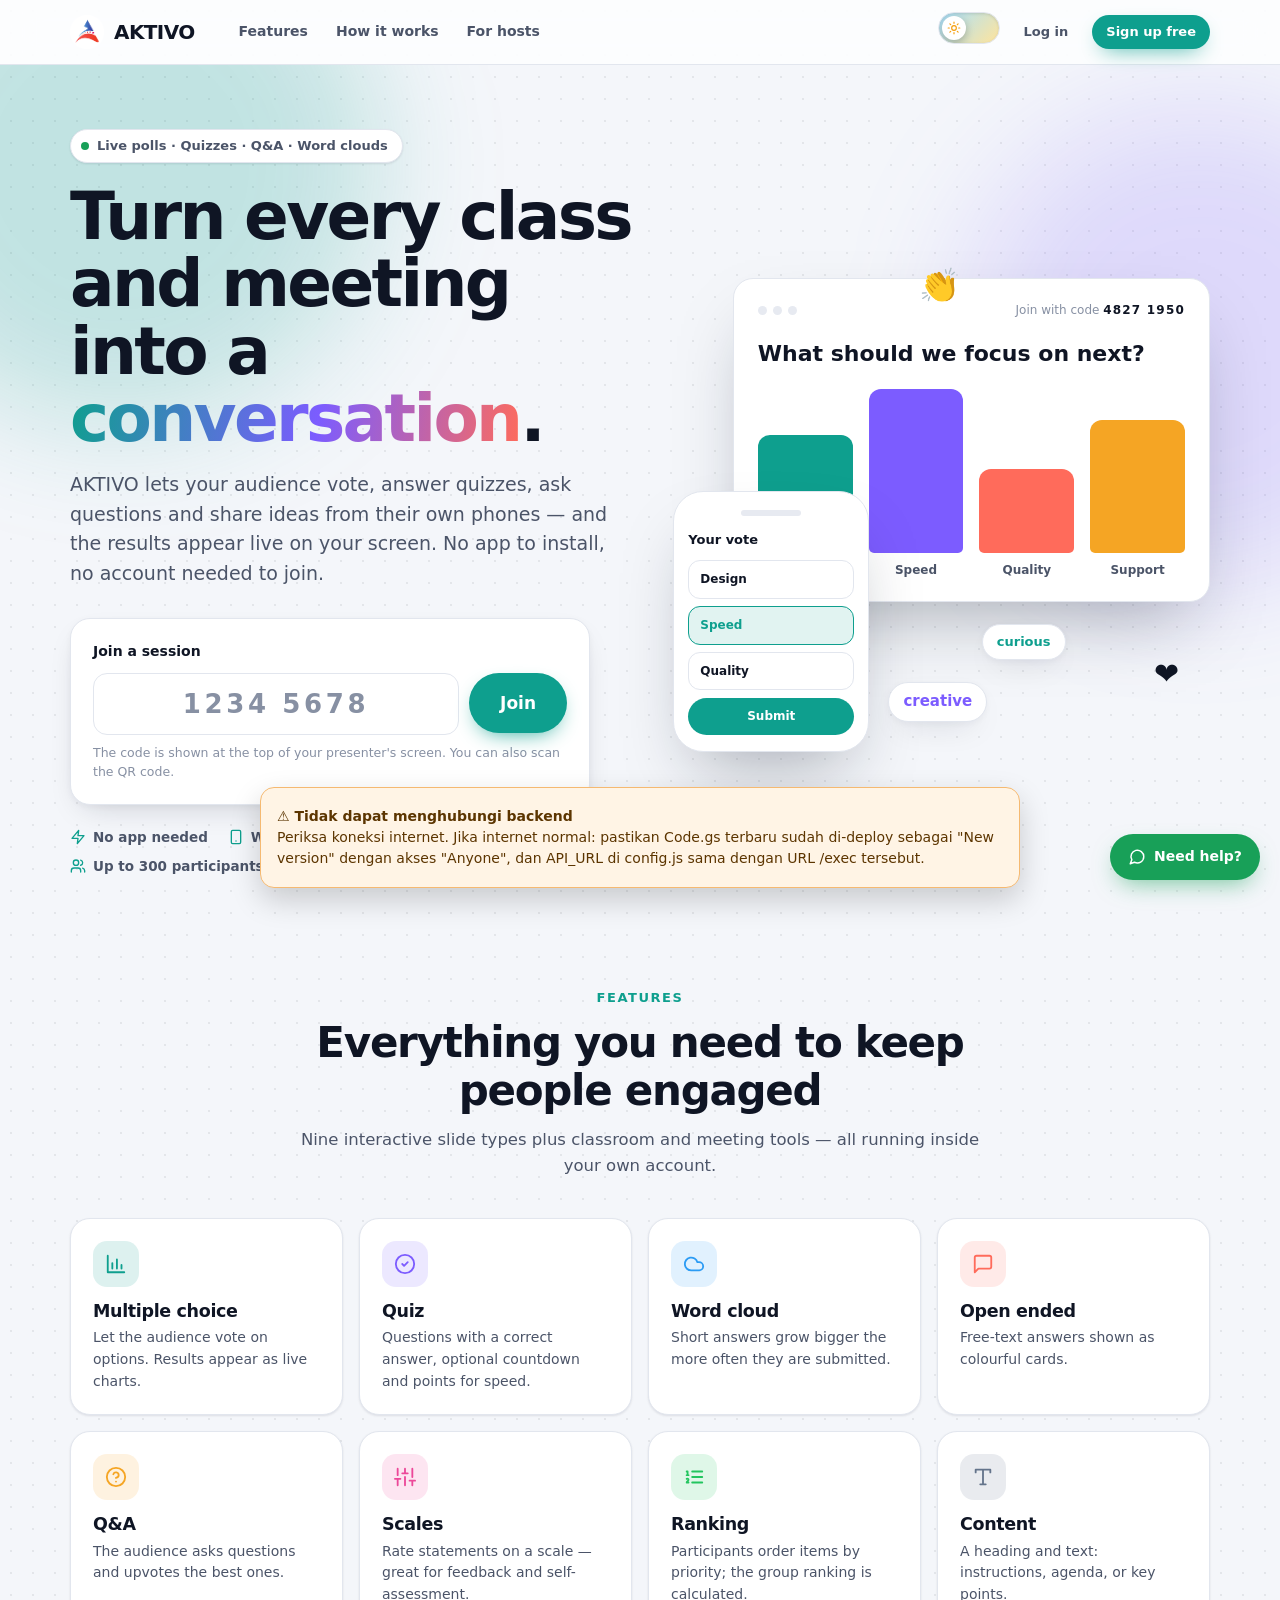
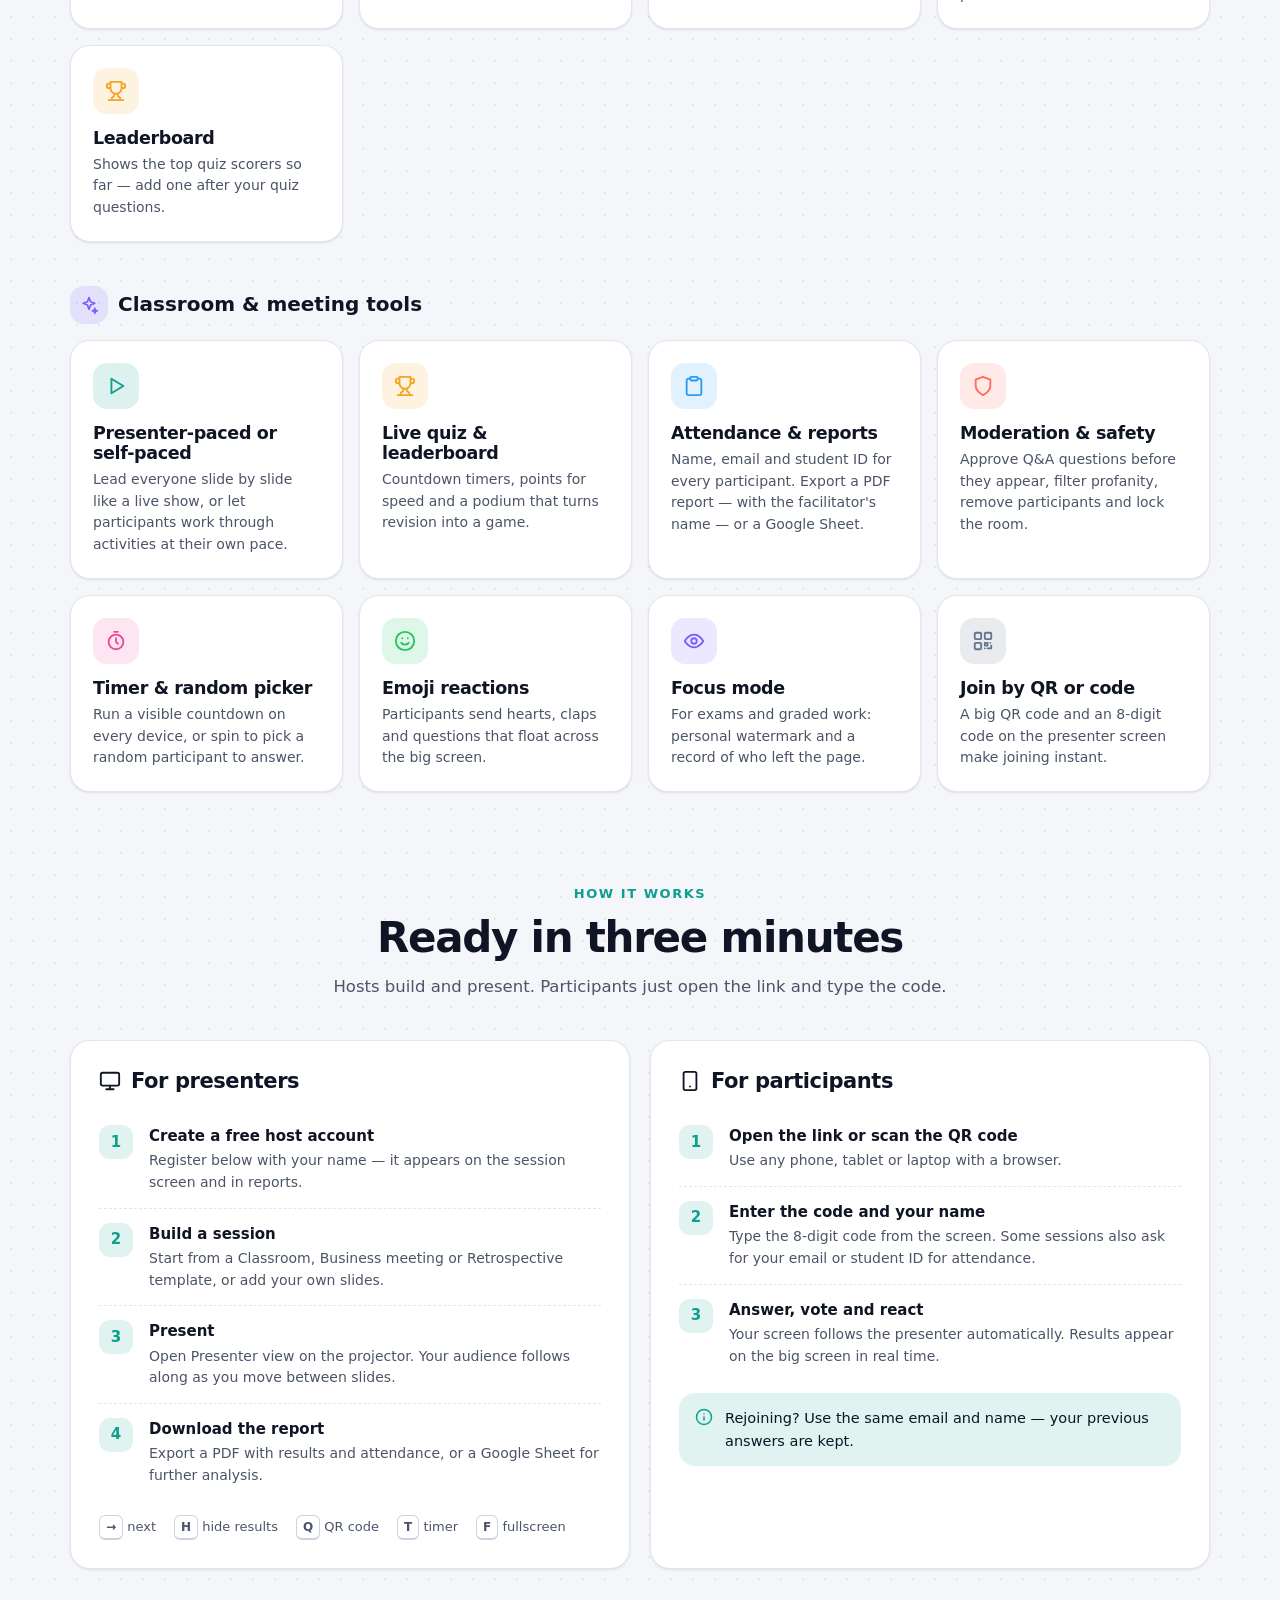
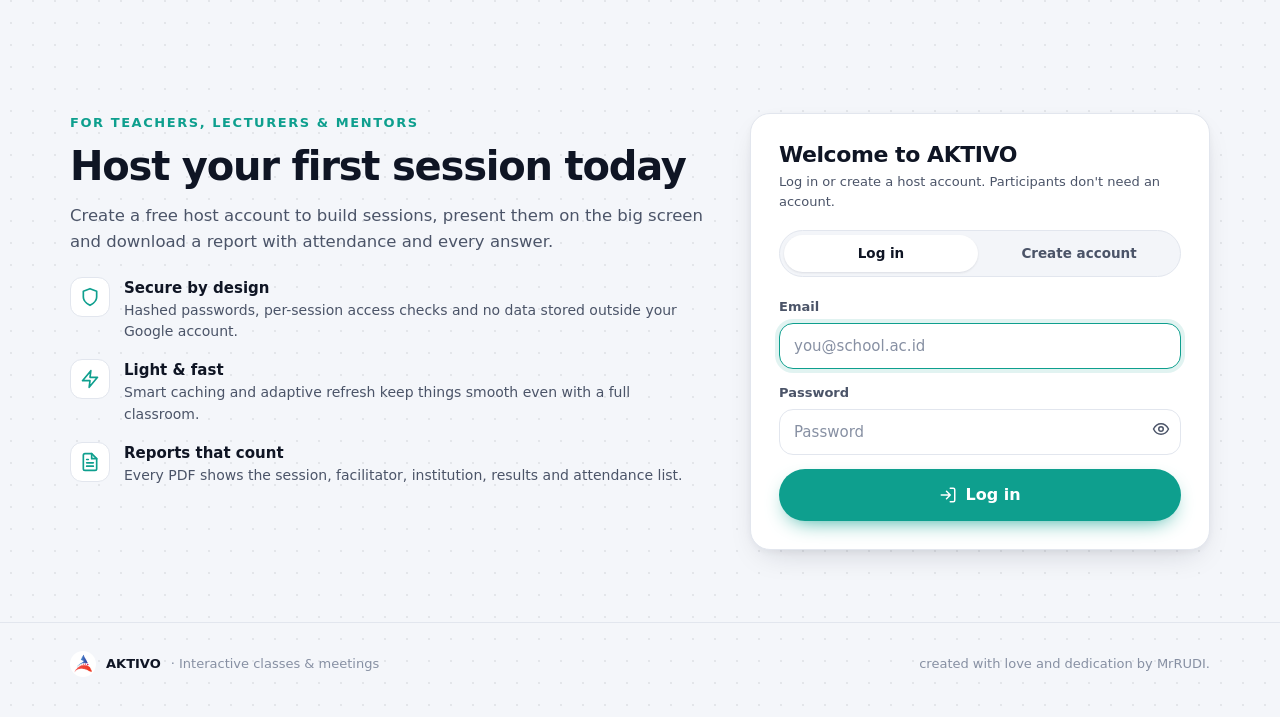
<file: index.html>
<!DOCTYPE html>
<html lang="en" data-page="index">
<head>
  <meta charset="utf-8">
  <meta name="viewport" content="width=device-width, initial-scale=1, viewport-fit=cover">
  <meta http-equiv="Content-Security-Policy" content="default-src 'self'; script-src 'self'; style-src 'self' 'unsafe-inline' https://fonts.googleapis.com; font-src 'self' https://fonts.gstatic.com; img-src 'self' data:; connect-src https://script.google.com https://script.googleusercontent.com; base-uri 'none'; form-action 'none'; object-src 'none'">
  <meta name="referrer" content="strict-origin-when-cross-origin">
  <title>AKTIVO — interactive classes & meetings</title>
  <meta name="description" content="Live polls, quizzes, word clouds and Q&A for classrooms and meetings. Join with a code — no app needed.">
  <meta name="theme-color" content="#0e9f8e">
  <meta property="og:title" content="AKTIVO — interactive classes & meetings | &copy; BeeCOMP Service 2026">
  <meta property="og:description" content="Live polls, quizzes, word clouds and Q&A for classrooms and meetings. Join with a code — no app needed.">
  <link rel="icon" type="image/png" href="logo.png">
  <link rel="apple-touch-icon" href="logo.png">
  <script src="theme.js"></script>
  <link rel="preconnect" href="https://fonts.googleapis.com">
  <link rel="preconnect" href="https://fonts.gstatic.com" crossorigin>
  <link rel="stylesheet" href="https://fonts.googleapis.com/css2?family=Chivo:wght@600;700;800&family=Plus+Jakarta+Sans:wght@400;500;600;700;800&display=swap">
  <link rel="stylesheet" href="aktivo.css">
  <link rel="stylesheet" href="index.css">
</head>
<body>
  <!-- =================== LANDING =================== -->
  <div id="landing">
    <header class="topbar">
      <div class="container topbar-inner">
        <button class="brand" type="button" data-scroll="top"><img id="logo-nav" alt=""><span>AKTIVO</span></button>
        <nav class="nav-links">
          <button type="button" data-scroll="features">Features</button>
          <button type="button" data-scroll="how">How it works</button>
          <button type="button" data-scroll="host">For hosts</button>
        </nav>
        <div class="nav-actions" id="nav-actions">
          <span id="theme-nav"></span>
        </div>
      </div>
    </header>

    <section class="hero" id="sec-top">
      <div class="container hero-grid">
        <div>
          <span class="eyebrow"><span class="live-dot"></span> Live polls · Quizzes · Q&amp;A · Word clouds</span>
          <h1 class="display">Turn every class and meeting into a <span class="hl">conversation</span>.</h1>
          <p class="lead">AKTIVO lets your audience vote, answer quizzes, ask questions and share ideas from their own phones — and the results appear live on your screen. No app to install, no account needed to join.</p>

          <div class="card join-card">
            <label class="label" for="code-input">Join a session</label>
            <div class="join-row">
              <input id="code-input" class="input input-code" inputmode="numeric" placeholder="1234 5678" maxlength="20" autocomplete="off" autocapitalize="characters" aria-label="Session code">
              <button class="btn btn-primary btn-xl" id="btn-join" type="button">Join</button>
            </div>
            <div class="field-error" id="code-error" style="margin-top:8px"></div>
            <p class="hint" style="margin-top:6px">The code is shown at the top of your presenter's screen. You can also scan the QR code.</p>
          </div>

          <div class="trust" id="trust"></div>
        </div>

        <div class="hero-visual" aria-hidden="true">
          <div class="card mock-screen">
            <div class="mock-top"><i></i><i></i><i></i><span class="sp">Join with code <b>4827 1950</b></span></div>
            <div class="mock-title">What should we focus on next?</div>
            <div class="mock-cols">
              <div style="--h:62%;--c:var(--c1)"><i></i>Design</div>
              <div style="--h:88%;--c:var(--c2)"><i></i>Speed</div>
              <div style="--h:44%;--c:var(--c3)"><i></i>Quality</div>
              <div style="--h:70%;--c:var(--c4)"><i></i>Support</div>
            </div>
          </div>
          <div class="card mock-phone">
            <div class="notch"></div>
            <div class="q">Your vote</div>
            <div class="mock-opt">Design</div>
            <div class="mock-opt sel">Speed</div>
            <div class="mock-opt">Quality</div>
            <div class="mock-send">Submit</div>
          </div>
          <span class="mock-float" style="left:44%;top:-6px">&#x1F44F;</span>
          <span class="mock-float" style="right:6%;bottom:40px;animation-delay:1s">&#x2764;&#xFE0F;</span>
          <span class="mock-chip" style="left:38%;bottom:16px;color:var(--c2)">creative</span>
          <span class="mock-chip" style="left:56%;bottom:78px;color:var(--c1);animation-delay:.8s;font-size:13px">curious</span>
        </div>
      </div>
    </section>

    <section class="block" id="sec-features">
      <div class="container">
        <div class="sec-head">
          <div class="sec-kicker">Features</div>
          <h2>Everything you need to keep people engaged</h2>
          <p>Nine interactive slide types plus classroom and meeting tools — all running inside your own account.</p>
        </div>
        <div class="feat-grid" id="feat-types"></div>
        <div class="sub-title"><span class="feat-ic" style="--fc:var(--c2);margin:0;width:38px;height:38px" id="tools-ic"></span>Classroom &amp; meeting tools</div>
        <div class="feat-grid" id="feat-tools"></div>
      </div>
    </section>

    <section class="block" id="sec-how" style="padding-top:20px">
      <div class="container">
        <div class="sec-head">
          <div class="sec-kicker">How it works</div>
          <h2>Ready in three minutes</h2>
          <p>Hosts build and present. Participants just open the link and type the code.</p>
        </div>
        <div class="how">
          <div class="card how-card" id="how-host"></div>
          <div class="card how-card" id="how-aud"></div>
        </div>
      </div>
    </section>

    <section class="block" id="sec-host">
      <div class="container host-grid">
        <div class="host-copy">
          <div class="sec-kicker">For teachers, lecturers &amp; mentors</div>
          <h2>Host your first session today</h2>
          <p>Create a free host account to build sessions, present them on the big screen and download a report with attendance and every answer.</p>
          <div id="benefits"></div>
        </div>
        <div class="card auth-card" id="auth-card">
          <h3>Welcome to AKTIVO</h3>
          <p class="muted small" style="margin-bottom:18px">Log in or create a host account. Participants don't need an account.</p>
          <div id="auth-slot"></div>
        </div>
      </div>
    </section>

    <footer class="foot">
      <div class="container foot-inner">
        <div class="row"><img id="logo-foot" alt="" style="width:26px;height:26px;border-radius:8px"><b style="color:var(--text)">AKTIVO</b><span>· Interactive classes &amp; meetings</span></div>
        <div>created with love and dedication by MrRUDI.</div>
      </div>
    </footer>
  </div>

  <!-- =================== JOIN DETAILS =================== -->
  <div id="join-screen" class="center-screen" hidden>
    <div class="card join-box">
      <span class="badge badge-primary event-tag"><span class="live-dot"></span><span id="join-code-label"></span></span>
      <h2 id="join-event-name"></h2>
      <p class="muted" id="join-facilitator" style="margin-bottom:20px"></p>
      <div id="join-fields"></div>
      <div class="field-error" id="join-error"></div>
      <button class="btn btn-primary btn-lg btn-block" id="btn-enter" type="button" style="margin-top:6px">Enter session</button>
      <p class="hint center" id="join-hint" style="margin-top:12px"></p>
      <div class="center"><button class="back-link" type="button" id="btn-join-back"></button></div>
    </div>
  </div>

  <!-- =================== AUDIENCE =================== -->
  <div id="audience" hidden>
    <header class="topbar aud-top">
      <div class="container topbar-inner" style="max-width:720px">
        <img id="logo-aud" alt="" style="width:32px;height:32px;border-radius:10px">
        <div class="aud-info">
          <div class="n ellipsis" id="aud-session"></div>
          <div class="f ellipsis" id="aud-facilitator"></div>
        </div>
        <span id="theme-aud"></span>
        <button class="icon-btn" type="button" id="btn-leave" title="Leave session" aria-label="Leave session"></button>
      </div>
    </header>
    <div class="aud-timer" id="aud-timer" hidden><span class="pill" id="aud-timer-pill"></span></div>
    <main class="aud-main">
      <nav class="aud-list" id="aud-list" hidden></nav>
      <section class="card aud-stage" id="aud-stage"></section>
    </main>
    <div class="aud-react glass" id="aud-react" hidden></div>
    <div class="rx-local" id="rx-local"></div>
  </div>

  <div class="watermark" id="watermark"></div>
  <div class="focus-overlay" id="focus-overlay">
    <div>
      <div class="wait-orb" style="margin-bottom:6px" id="focus-ic"></div>
      <h3>Please stay on this page</h3>
      <p class="muted">Focus mode is on. Leaving the page is recorded for your host.</p>
      <button class="btn btn-primary" type="button" style="margin-top:18px" id="btn-focus-back">I'm back</button>
    </div>
  </div>

  <a class="help-fab" id="help-fab" href="#" target="_blank" rel="noopener noreferrer"></a>

  <div class="ak-toasts" id="ak-toasts" aria-live="polite"></div>

  <script src="config.js"></script>
  <script src="api.js"></script>
  <script src="qr.js"></script>
  <script src="common.js"></script>
  <script src="index.js"></script>
</body>
</html>
</file>
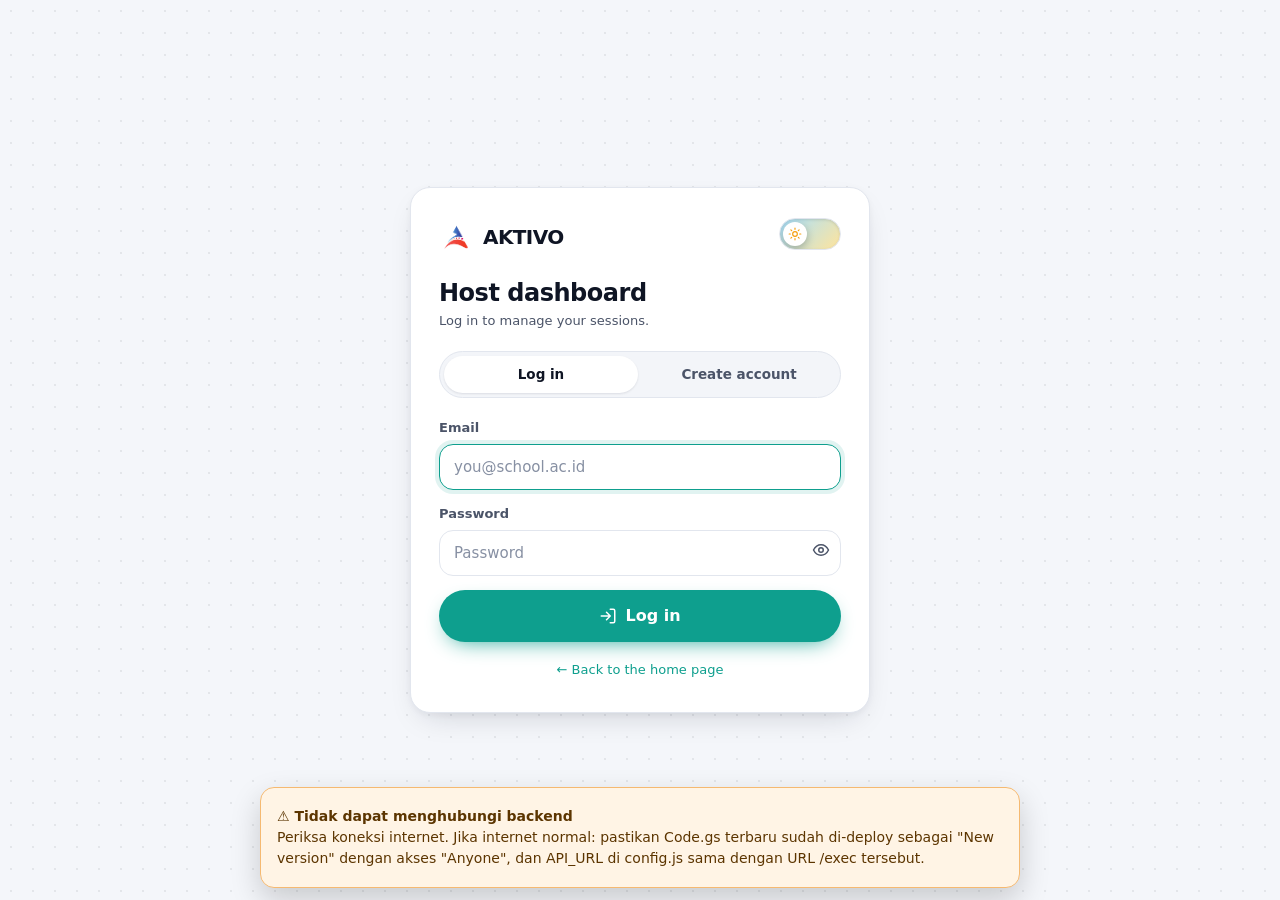
<file: host.html>
<!DOCTYPE html>
<html lang="en" data-page="host">
<head>
  <meta charset="utf-8">
  <meta name="viewport" content="width=device-width, initial-scale=1, viewport-fit=cover">
  <meta http-equiv="Content-Security-Policy" content="default-src 'self'; script-src 'self'; style-src 'self' 'unsafe-inline' https://fonts.googleapis.com; font-src 'self' https://fonts.gstatic.com; img-src 'self' data:; connect-src https://script.google.com https://script.googleusercontent.com; base-uri 'none'; form-action 'none'; object-src 'none'">
  <meta name="referrer" content="strict-origin-when-cross-origin">
  <meta name="robots" content="noindex">
  <title>AKTIVO — Dashboard</title>
  <meta name="description" content="Create, present and review your AKTIVO sessions.">
  <meta name="theme-color" content="#0e9f8e">
  <meta property="og:title" content="AKTIVO — Dashboard">
  <meta property="og:description" content="Create, present and review your AKTIVO sessions.">
  <link rel="icon" type="image/png" href="logo.png">
  <link rel="apple-touch-icon" href="logo.png">
  <script src="theme.js"></script>
  <link rel="preconnect" href="https://fonts.googleapis.com">
  <link rel="preconnect" href="https://fonts.gstatic.com" crossorigin>
  <link rel="stylesheet" href="https://fonts.googleapis.com/css2?family=Chivo:wght@600;700;800&family=Plus+Jakarta+Sans:wght@400;500;600;700;800&display=swap">
  <link rel="stylesheet" href="aktivo.css">
  <link rel="stylesheet" href="host.css">
</head>
<body>
  <!-- Login gate -->
  <div id="gate" class="center-screen" hidden>
    <div class="card gate-card">
      <div class="row" style="justify-content:space-between;margin-bottom:22px">
        <span class="brand"><img id="logo-gate" alt=""><span>AKTIVO</span></span>
        <span id="theme-gate"></span>
      </div>
      <h2 style="font-size:24px;margin-bottom:4px">Host dashboard</h2>
      <p class="muted small" style="margin-bottom:20px">Log in to manage your sessions.</p>
      <div id="gate-auth"></div>
      <div class="center" style="margin-top:16px"><a class="small" id="gate-home" href="#">&larr; Back to the home page</a></div>
    </div>
  </div>

  <!-- App -->
  <div id="app" hidden>
    <header class="topbar">
      <div class="container topbar-inner">
        <button class="brand" type="button" id="brand-home"><img id="logo-top" alt=""><span>AKTIVO</span><span class="brand-sub">Dashboard</span></button>
        <div class="grow"></div>
        <span id="theme-top"></span>
        <button class="user-btn" type="button" id="user-btn"><span class="avatar" id="avatar"></span><span class="uname ellipsis" id="uname" style="max-width:160px"></span></button>
      </div>
    </header>

    <main class="container dash-main">
      <!-- Sessions list -->
      <section id="view-list">
        <div class="list-head">
          <div>
            <h1 id="hello"></h1>
            <p class="muted">Create, present and review your interactive sessions.</p>
          </div>
          <div class="row wrap">
            <button class="btn btn-ghost" type="button" id="btn-import" hidden></button>
            <button class="btn btn-primary btn-lg" type="button" id="btn-new"></button>
          </div>
        </div>
        <div class="stat-row" id="list-stats"></div>
        <div class="list-tools">
          <div class="search" id="search-wrap"><input class="input" id="search" placeholder="Search sessions…" autocomplete="off"></div>
          <div class="seg" id="filter-seg">
            <button class="seg-btn active" type="button" data-f="all">All</button>
            <button class="seg-btn" type="button" data-f="active">Open</button>
            <button class="seg-btn" type="button" data-f="closed">Closed</button>
          </div>
        </div>
        <div class="session-grid" id="session-grid"></div>
      </section>

      <!-- Session editor -->
      <section id="view-editor" hidden>
        <div class="ed-head">
          <button class="icon-btn lg" type="button" id="btn-back" title="All sessions" aria-label="All sessions"></button>
          <div class="ed-title">
            <h1 id="ed-name"></h1>
            <div class="ed-sub" id="ed-sub"></div>
          </div>
          <div class="ed-actions" id="ed-actions"></div>
        </div>
        <div class="tabs ed-tabs" id="ed-tabs">
          <button class="tab active" type="button" data-tab="slides"></button>
          <button class="tab" type="button" data-tab="participants"></button>
          <button class="tab" type="button" data-tab="settings"></button>
          <button class="tab" type="button" data-tab="report"></button>
        </div>

        <div id="tab-slides" class="ed-grid">
          <aside class="card slide-list-card">
            <button class="btn btn-primary btn-block" type="button" id="btn-add-slide"></button>
            <div class="slide-list" id="slide-list"></div>
          </aside>
          <div class="card slide-form-card" id="slide-form"></div>
        </div>
        <div id="tab-participants" hidden></div>
        <div id="tab-settings" hidden></div>
        <div id="tab-report" hidden></div>
      </section>
    </main>
  </div>

  <div class="ak-toasts" id="ak-toasts" aria-live="polite"></div>

  <script src="config.js"></script>
  <script src="api.js"></script>
  <script src="qr.js"></script>
  <script src="common.js"></script>
  <script src="host.js"></script>
</body>
</html>
</file>
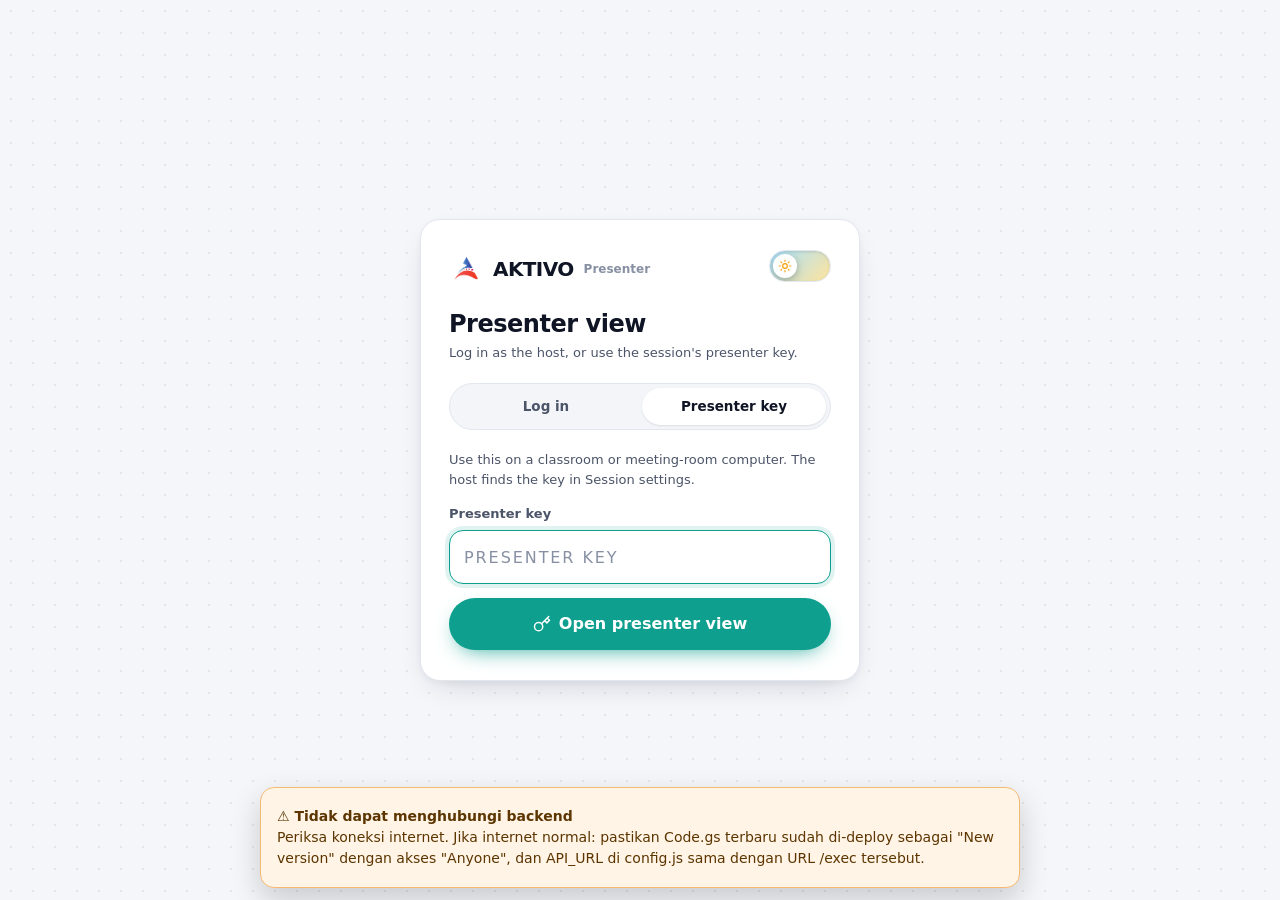
<file: presenter.html>
<!DOCTYPE html>
<html lang="en" data-page="presenter">
<head>
  <meta charset="utf-8">
  <meta name="viewport" content="width=device-width, initial-scale=1, viewport-fit=cover">
  <meta http-equiv="Content-Security-Policy" content="default-src 'self'; script-src 'self'; style-src 'self' 'unsafe-inline' https://fonts.googleapis.com; font-src 'self' https://fonts.gstatic.com; img-src 'self' data:; connect-src https://script.google.com https://script.googleusercontent.com; base-uri 'none'; form-action 'none'; object-src 'none'">
  <meta name="referrer" content="strict-origin-when-cross-origin">
  <meta name="robots" content="noindex">
  <title>AKTIVO — Presenter</title>
  <meta name="description" content="Present live results to your audience.">
  <meta name="theme-color" content="#0e9f8e">
  <meta property="og:title" content="AKTIVO — Presenter">
  <meta property="og:description" content="Present live results to your audience.">
  <link rel="icon" type="image/png" href="logo.png">
  <link rel="apple-touch-icon" href="logo.png">
  <script src="theme.js"></script>
  <link rel="preconnect" href="https://fonts.googleapis.com">
  <link rel="preconnect" href="https://fonts.gstatic.com" crossorigin>
  <link rel="stylesheet" href="https://fonts.googleapis.com/css2?family=Chivo:wght@600;700;800&family=Plus+Jakarta+Sans:wght@400;500;600;700;800&display=swap">
  <link rel="stylesheet" href="aktivo.css">
  <link rel="stylesheet" href="presenter.css">
</head>
<body>
  <div id="gate" class="center-screen" hidden>
    <div class="card gate-card">
      <div class="row" style="justify-content:space-between;margin-bottom:22px">
        <span class="brand"><img id="logo-gate" alt=""><span>AKTIVO</span><span class="brand-sub">Presenter</span></span>
        <span id="theme-gate"></span>
      </div>
      <h2 style="font-size:24px;margin-bottom:4px">Presenter view</h2>
      <p class="muted small" style="margin-bottom:20px">Log in as the host, or use the session's presenter key.</p>
      <div id="gate-auth"></div>
    </div>
  </div>

  <div id="pres" hidden>
    <header class="p-top">
      <div class="join-info glass" id="join-info" title="Show the QR code (Q)">
        <div class="mini-qr" id="mini-qr"></div>
        <div><div class="jt">Scan or open the link · use code</div><div class="jc" id="join-code"></div></div>
      </div>
      <div class="p-session"><div class="n ellipsis" id="p-name"></div><div class="f ellipsis" id="p-fac"></div></div>
      <div class="p-stats" id="p-stats"></div>
    </header>
    <div class="p-timer" id="p-timer" hidden><span class="pill" id="p-timer-pill"></span></div>
    <main class="p-main"><section class="card p-stage" id="stage"></section></main>
    <div class="lb-overlay" id="lb-overlay" hidden><div class="inner"><h2 id="lb-title"></h2><div id="lb-body"></div></div></div>
    <nav class="p-bar glass" id="bar" aria-label="Presenter controls"></nav>
    <div class="rx-layer" id="rx-layer"></div>
  </div>

  <div class="ak-toasts" id="ak-toasts" aria-live="polite"></div>

  <script src="config.js"></script>
  <script src="api.js"></script>
  <script src="qr.js"></script>
  <script src="common.js"></script>
  <script src="presenter.js"></script>
</body>
</html>
</file>
<file: aktivo.css>
/* =====================================================================
     AKTIVO design system — tokens, base, components, results, motion
     ===================================================================== */
  :root {
    --font: 'Plus Jakarta Sans', system-ui, -apple-system, 'Segoe UI', Roboto, sans-serif;
    --font-display: 'Chivo', 'Plus Jakarta Sans', system-ui, sans-serif;
    --r-sm: 10px; --r-md: 14px; --r-lg: 20px; --r-xl: 28px; --r-full: 999px;
    --ease: cubic-bezier(.2, .8, .2, 1);
    --spring: cubic-bezier(.34, 1.56, .64, 1);
    --c1: #0e9f8e; --c2: #7c5cff; --c3: #ff6b5b; --c4: #f5a524; --c5: #2b9bf4;
    --c6: #ec4899; --c7: #22c55e; --c8: #64748b; --c9: #a855f7; --c10: #14b8a6;
  }
  :root, [data-theme="light"] {
    --bg: #f4f6fa; --bg-2: #eaedf4;
    --surface: #ffffff; --surface-2: #f3f5f9; --surface-3: #e7eaf1;
    --border: #e2e6ee; --border-strong: #cdd3df;
    --text: #0f1524; --text-2: #4b5468; --text-3: #8790a3;
    --primary: #0e9f8e; --primary-strong: #0a8174; --primary-soft: rgba(14, 159, 142, .12); --on-primary: #ffffff;
    --accent: #7c5cff;
    --danger: #e5484d; --danger-soft: rgba(229, 72, 77, .11);
    --warning: #d97b00; --warning-soft: rgba(224, 138, 0, .13);
    --success: #18a058; --success-soft: rgba(24, 160, 88, .12);
    --shadow-sm: 0 1px 2px rgba(16, 24, 40, .05), 0 1px 3px rgba(16, 24, 40, .05);
    --shadow: 0 12px 32px -14px rgba(16, 24, 40, .22), 0 2px 6px rgba(16, 24, 40, .04);
    --shadow-lg: 0 34px 70px -24px rgba(16, 24, 40, .34);
    --dot: rgba(15, 21, 36, .075);
    --glass: rgba(255, 255, 255, .74);
    --hero-glow-1: rgba(14, 159, 142, .22); --hero-glow-2: rgba(124, 92, 255, .18);
    color-scheme: light;
  }
  [data-theme="dark"] {
    --bg: #090d15; --bg-2: #0e131e;
    --surface: #121925; --surface-2: #182131; --surface-3: #212b3e;
    --border: #222c3f; --border-strong: #334059;
    --text: #edf1f9; --text-2: #a8b1c4; --text-3: #6c778e;
    --primary: #2fd3bd; --primary-strong: #63e6d4; --primary-soft: rgba(47, 211, 189, .13); --on-primary: #04211d;
    --accent: #9b85ff;
    --danger: #ff6369; --danger-soft: rgba(255, 99, 105, .13);
    --warning: #ffb224; --warning-soft: rgba(255, 178, 36, .13);
    --success: #3dd68c; --success-soft: rgba(61, 214, 140, .13);
    --shadow-sm: 0 1px 2px rgba(0, 0, 0, .4);
    --shadow: 0 14px 34px -14px rgba(0, 0, 0, .6);
    --shadow-lg: 0 34px 80px -24px rgba(0, 0, 0, .75);
    --dot: rgba(255, 255, 255, .055);
    --glass: rgba(14, 19, 30, .74);
    --hero-glow-1: rgba(47, 211, 189, .16); --hero-glow-2: rgba(155, 133, 255, .16);
    color-scheme: dark;
  }

  /* ---------- Base ---------- */
  *, *::before, *::after { box-sizing: border-box; }
  html { -webkit-text-size-adjust: 100%; }
  body {
    margin: 0; min-height: 100vh; font-family: var(--font); font-size: 15px; line-height: 1.55; color: var(--text);
    background-color: var(--bg);
    background-image: radial-gradient(var(--dot) 1px, transparent 1.3px);
    background-size: 22px 22px;
    -webkit-font-smoothing: antialiased; -moz-osx-font-smoothing: grayscale;
    transition: background-color .35s var(--ease), color .35s var(--ease);
  }
  h1, h2, h3, h4 { font-family: var(--font-display); letter-spacing: -.02em; line-height: 1.15; margin: 0; font-weight: 700; }
  p { margin: 0; }
  a { color: var(--primary); text-decoration: none; }
  button, input, select, textarea { font: inherit; color: inherit; }
  img { max-width: 100%; display: block; }
  [hidden], .hidden { display: none !important; }
  ::selection { background: var(--primary-soft); }
  :focus-visible { outline: 2.5px solid var(--primary); outline-offset: 2px; }
  .container { width: 100%; max-width: 1180px; margin: 0 auto; padding: 0 20px; }
  .muted { color: var(--text-2); } .faint { color: var(--text-3); }
  .small { font-size: 13px; } .tiny { font-size: 12px; }
  .row { display: flex; align-items: center; gap: 10px; } .wrap { flex-wrap: wrap; }
  .grow { flex: 1; min-width: 0; } .stack { display: flex; flex-direction: column; gap: 12px; }
  .center { text-align: center; } .mt-0 { margin-top: 0; }
  .ic { flex-shrink: 0; display: inline-block; vertical-align: middle; }
  .num { font-variant-numeric: tabular-nums; }
  .ellipsis { overflow: hidden; text-overflow: ellipsis; white-space: nowrap; }

  /* ---------- Surfaces ---------- */
  .card { background: var(--surface); border: 1px solid var(--border); border-radius: var(--r-lg); box-shadow: var(--shadow-sm); transition: background-color .35s, border-color .35s; }
  .card-pad { padding: 24px; }
  .glass { background: var(--glass); backdrop-filter: saturate(1.6) blur(18px); -webkit-backdrop-filter: saturate(1.6) blur(18px); }
  .divider { height: 1px; background: var(--border); margin: 18px 0; border: 0; }

  /* ---------- Top bar & brand ---------- */
  .topbar { position: sticky; top: 0; z-index: 60; background: var(--glass); backdrop-filter: saturate(1.6) blur(18px); -webkit-backdrop-filter: saturate(1.6) blur(18px); border-bottom: 1px solid var(--border); }
  .topbar-inner { height: 64px; display: flex; align-items: center; gap: 14px; }
  .brand { display: inline-flex; align-items: center; gap: 10px; font-family: var(--font-display); font-weight: 800; font-size: 20px; color: var(--text); letter-spacing: -.03em; background: none; border: 0; padding: 0; cursor: pointer; }
  .brand img { width: 34px; height: 34px; border-radius: 10px; object-fit: contain; }
  .brand .brand-sub { font-family: var(--font); font-size: 12px; font-weight: 600; color: var(--text-3); letter-spacing: 0; }

  /* ---------- Buttons ---------- */
  .btn {
    --h: 42px; display: inline-flex; align-items: center; justify-content: center; gap: 8px; height: var(--h); padding: 0 18px;
    border-radius: var(--r-full); border: 1px solid transparent; font-weight: 650; font-size: 14px; cursor: pointer; white-space: nowrap;
    text-decoration: none; user-select: none; -webkit-tap-highlight-color: transparent; position: relative;
    transition: transform .15s var(--ease), background-color .2s, border-color .2s, color .2s, box-shadow .2s, opacity .2s;
  }
  .btn:active:not(:disabled) { transform: scale(.97); }
  .btn:disabled, .btn[aria-disabled="true"] { opacity: .5; cursor: not-allowed; }
  .btn-sm { --h: 34px; padding: 0 13px; font-size: 13px; gap: 6px; }
  .btn-lg { --h: 52px; padding: 0 26px; font-size: 16px; }
  .btn-xl { --h: 60px; padding: 0 30px; font-size: 17px; }
  .btn-block { width: 100%; }
  .btn-primary { background: var(--primary); color: var(--on-primary); box-shadow: 0 8px 22px -10px var(--primary); }
  .btn-primary:hover:not(:disabled) { background: var(--primary-strong); box-shadow: 0 10px 26px -10px var(--primary); }
  .btn-secondary { background: var(--surface); border-color: var(--border-strong); color: var(--text); }
  .btn-secondary:hover:not(:disabled) { border-color: var(--primary); color: var(--primary); }
  .btn-ghost { background: transparent; color: var(--text-2); }
  .btn-ghost:hover:not(:disabled) { background: var(--surface-2); color: var(--text); }
  .btn-soft { background: var(--primary-soft); color: var(--primary); }
  .btn-soft:hover:not(:disabled) { background: var(--primary); color: var(--on-primary); }
  .btn-danger { background: var(--danger-soft); color: var(--danger); }
  .btn-danger:hover:not(:disabled) { background: var(--danger); color: #fff; }
  .btn-solid-danger { background: var(--danger); color: #fff; }
  .btn-solid-danger:hover:not(:disabled) { filter: brightness(.95); }
  .icon-btn {
    width: 38px; height: 38px; padding: 0; border-radius: 12px; display: inline-grid; place-items: center;
    border: 1px solid transparent; background: transparent; color: var(--text-2); cursor: pointer; position: relative;
    transition: background-color .2s, color .2s, transform .15s;
  }
  .icon-btn:hover:not(:disabled) { background: var(--surface-2); color: var(--text); }
  .icon-btn:active:not(:disabled) { transform: scale(.94); }
  .icon-btn:disabled { opacity: .4; cursor: not-allowed; }
  .icon-btn.sm { width: 32px; height: 32px; border-radius: 10px; }
  .icon-btn.lg { width: 46px; height: 46px; border-radius: 14px; }
  .icon-btn.active { background: var(--primary-soft); color: var(--primary); }
  .icon-btn.danger:hover:not(:disabled) { background: var(--danger-soft); color: var(--danger); }
  .spinner { width: 16px; height: 16px; border: 2px solid currentColor; border-right-color: transparent; border-radius: 50%; animation: ak-spin .7s linear infinite; }

  /* ---------- Forms ---------- */
  .field { display: flex; flex-direction: column; gap: 6px; margin-bottom: 14px; }
  .field > label, .label { font-size: 13px; font-weight: 650; color: var(--text-2); }
  .label .opt { font-weight: 500; color: var(--text-3); }
  .input, .select, .textarea {
    width: 100%; height: 46px; padding: 0 14px; border-radius: var(--r-md); border: 1.5px solid var(--border);
    background: var(--surface); color: var(--text); font-size: 15px; outline: none;
    transition: border-color .2s, box-shadow .2s, background-color .35s;
  }
  .textarea { height: auto; padding: 12px 14px; resize: vertical; line-height: 1.5; min-height: 92px; }
  .select {
    appearance: none; -webkit-appearance: none; cursor: pointer; padding-right: 40px;
    background-image: url("data:image/svg+xml,%3Csvg xmlns='http://www.w3.org/2000/svg' width='16' height='16' viewBox='0 0 24 24' fill='none' stroke='%238790a3' stroke-width='2.4' stroke-linecap='round' stroke-linejoin='round'%3E%3Cpath d='m6 9 6 6 6-6'/%3E%3C/svg%3E");
    background-repeat: no-repeat; background-position: right 13px center;
  }
  .input:hover, .select:hover, .textarea:hover { border-color: var(--border-strong); }
  .input:focus, .select:focus, .textarea:focus { border-color: var(--primary); box-shadow: 0 0 0 4px var(--primary-soft); }
  .input::placeholder, .textarea::placeholder { color: var(--text-3); }
  .input:disabled, .select:disabled, .textarea:disabled { opacity: .6; cursor: not-allowed; }
  .input-lg { height: 54px; font-size: 16px; }
  .input-code { height: 62px; font-size: 26px; font-weight: 800; letter-spacing: .14em; text-align: center; font-family: var(--font-display); }
  .input-wrap { position: relative; }
  .input-wrap .input { padding-right: 48px; }
  .input-wrap .icon-btn { position: absolute; right: 4px; top: 4px; }
  .field-error { color: var(--danger); font-size: 13px; min-height: 18px; font-weight: 500; }
  .field-error:empty { min-height: 0; }
  .hint { font-size: 12.5px; color: var(--text-3); }
  .counter { font-size: 12px; color: var(--text-3); font-variant-numeric: tabular-nums; }
  .grid-2 { display: grid; grid-template-columns: 1fr 1fr; gap: 0 14px; }
  @media (max-width: 640px) { .grid-2 { grid-template-columns: 1fr; } }

  /* Toggle switch */
  .switch { position: relative; display: inline-flex; align-items: center; gap: 12px; cursor: pointer; user-select: none; }
  .switch input { position: absolute; opacity: 0; width: 1px; height: 1px; }
  .switch .track { flex-shrink: 0; width: 44px; height: 26px; border-radius: 99px; background: var(--surface-3); border: 1px solid var(--border-strong); position: relative; transition: background .25s, border-color .25s; }
  .switch .track::after { content: ''; position: absolute; top: 2px; left: 2px; width: 20px; height: 20px; border-radius: 50%; background: #fff; box-shadow: 0 2px 6px rgba(0, 0, 0, .22); transition: transform .3s var(--spring); }
  .switch input:checked + .track { background: var(--primary); border-color: var(--primary); }
  .switch input:checked + .track::after { transform: translateX(18px); }
  .switch input:focus-visible + .track { outline: 2.5px solid var(--primary); outline-offset: 2px; }
  .switch input:disabled + .track { opacity: .5; }
  .setting-row { display: flex; align-items: center; justify-content: space-between; gap: 16px; padding: 14px 0; border-bottom: 1px solid var(--border); }
  .setting-row:last-child { border-bottom: 0; }
  .setting-row .t { font-weight: 650; font-size: 14.5px; }
  .setting-row .d { font-size: 13px; color: var(--text-2); margin-top: 2px; }

  /* Theme slider (dark / light) */
  .theme-switch { border: 0; background: none; padding: 0; cursor: pointer; display: inline-flex; -webkit-tap-highlight-color: transparent; }
  .theme-switch .ts-track {
    position: relative; display: block; width: 62px; height: 32px; border-radius: 99px; overflow: hidden;
    background: linear-gradient(135deg, #a8e1ff 0%, #ffe49c 100%); border: 1px solid var(--border);
    box-shadow: inset 0 1px 3px rgba(0, 0, 0, .12); transition: background .5s var(--ease);
  }
  [data-theme="dark"] .theme-switch .ts-track { background: linear-gradient(135deg, #1b2445 0%, #3b2d72 100%); }
  .theme-switch .ts-star { position: absolute; width: 2px; height: 2px; background: #fff; border-radius: 50%; opacity: 0; transition: opacity .5s; }
  .theme-switch .ts-star.s1 { top: 8px; left: 12px; } .theme-switch .ts-star.s2 { top: 18px; left: 20px; } .theme-switch .ts-star.s3 { top: 10px; left: 26px; width: 3px; height: 3px; }
  [data-theme="dark"] .theme-switch .ts-star { opacity: .9; }
  .theme-switch .ts-thumb {
    position: absolute; top: 3px; left: 3px; width: 24px; height: 24px; border-radius: 50%; background: #fff;
    display: grid; place-items: center; box-shadow: 0 3px 8px rgba(0, 0, 0, .25);
    transition: transform .5s var(--spring), background .5s;
  }
  [data-theme="dark"] .theme-switch .ts-thumb { transform: translateX(30px); background: #0f1524; }
  .theme-switch .ts-thumb .ic { position: absolute; transition: opacity .35s, transform .5s var(--ease); }
  .theme-switch .ts-sun { color: #f59e0b; }
  .theme-switch .ts-moon { color: #c7d2fe; opacity: 0; transform: rotate(-90deg) scale(.6); }
  [data-theme="dark"] .theme-switch .ts-sun { opacity: 0; transform: rotate(90deg) scale(.6); }
  [data-theme="dark"] .theme-switch .ts-moon { opacity: 1; transform: none; }

  /* Segmented control & tabs */
  .seg { display: inline-flex; gap: 4px; padding: 4px; border-radius: var(--r-full); background: var(--surface-2); border: 1px solid var(--border); }
  .seg-btn { border: 0; background: transparent; padding: 8px 16px; border-radius: var(--r-full); font-weight: 650; font-size: 13.5px; color: var(--text-2); cursor: pointer; transition: background .2s, color .2s, box-shadow .2s; white-space: nowrap; display: inline-flex; align-items: center; gap: 6px; }
  .seg-btn:hover { color: var(--text); }
  .seg-btn.active { background: var(--surface); color: var(--text); box-shadow: var(--shadow-sm); }
  .seg.block { display: flex; } .seg.block .seg-btn { flex: 1; justify-content: center; }
  .tabs { display: flex; gap: 4px; border-bottom: 1px solid var(--border); overflow-x: auto; scrollbar-width: none; }
  .tabs::-webkit-scrollbar { display: none; }
  .tab { position: relative; border: 0; background: none; padding: 12px 14px; font-weight: 650; font-size: 14px; color: var(--text-2); cursor: pointer; white-space: nowrap; display: inline-flex; align-items: center; gap: 8px; }
  .tab::after { content: ''; position: absolute; left: 10px; right: 10px; bottom: -1px; height: 2.5px; border-radius: 2px; background: var(--primary); transform: scaleX(0); transition: transform .3s var(--ease); }
  .tab:hover { color: var(--text); }
  .tab.active { color: var(--text); }
  .tab.active::after { transform: scaleX(1); }
  .tab .count { font-size: 11.5px; padding: 1px 7px; border-radius: 99px; background: var(--surface-3); color: var(--text-2); }

  /* Badges & pills */
  .badge { display: inline-flex; align-items: center; gap: 6px; height: 24px; padding: 0 10px; border-radius: 99px; font-size: 12px; font-weight: 650; background: var(--surface-2); color: var(--text-2); white-space: nowrap; }
  .badge-primary { background: var(--primary-soft); color: var(--primary); }
  .badge-success { background: var(--success-soft); color: var(--success); }
  .badge-warning { background: var(--warning-soft); color: var(--warning); }
  .badge-danger { background: var(--danger-soft); color: var(--danger); }
  .live-dot { width: 8px; height: 8px; border-radius: 50%; background: var(--success); flex-shrink: 0; animation: ak-pulse 1.8s infinite; }
  .type-pill {
    display: inline-flex; align-items: center; gap: 6px; padding: 5px 12px 5px 9px; border-radius: 99px; font-size: 12px; font-weight: 700;
    letter-spacing: .02em; color: var(--tc, var(--primary)); background: var(--surface-2);
    background: color-mix(in srgb, var(--tc, var(--primary)) 14%, transparent);
  }
  .code-chip { display: inline-flex; align-items: center; gap: 8px; padding: 6px 12px; border-radius: 12px; background: var(--surface-2); border: 1px dashed var(--border-strong); font-family: var(--font-display); font-weight: 800; letter-spacing: .1em; font-size: 15px; }
  .kbd { display: inline-block; min-width: 22px; padding: 2px 6px; border-radius: 6px; border: 1px solid var(--border-strong); border-bottom-width: 2px; background: var(--surface); font-size: 12px; font-weight: 700; text-align: center; font-family: var(--font); }

  /* Empty / loading */
  .empty { text-align: center; color: var(--text-2); padding: 48px 20px; }
  .empty .empty-ic { width: 64px; height: 64px; margin: 0 auto 14px; border-radius: 20px; display: grid; place-items: center; background: var(--primary-soft); color: var(--primary); }
  .empty h3 { font-size: 19px; color: var(--text); margin-bottom: 6px; }
  .skeleton { background: linear-gradient(90deg, var(--surface-2) 25%, var(--surface-3) 50%, var(--surface-2) 75%); background-size: 200% 100%; animation: ak-shimmer 1.4s infinite linear; border-radius: 12px; }
  .dots::after { content: ''; display: inline-block; width: 1.2em; text-align: left; animation: ak-dots 1.4s steps(4) infinite; }

  /* Table */
  .table-wrap { overflow-x: auto; border: 1px solid var(--border); border-radius: var(--r-md); }
  .table { width: 100%; border-collapse: collapse; font-size: 13.5px; }
  .table th, .table td { text-align: left; padding: 11px 14px; border-bottom: 1px solid var(--border); white-space: nowrap; }
  .table th { font-size: 11.5px; text-transform: uppercase; letter-spacing: .05em; color: var(--text-3); font-weight: 700; background: var(--surface-2); }
  .table tr:last-child td { border-bottom: 0; }
  .table tr.removed td { opacity: .5; }

  /* ---------- Modal & dialog ---------- */
  .ak-modal-backdrop { position: fixed; inset: 0; z-index: 1000; display: flex; align-items: center; justify-content: center; padding: 18px; background: rgba(15, 23, 42, .38); backdrop-filter: blur(8px) saturate(1.2); -webkit-backdrop-filter: blur(8px) saturate(1.2); animation: ak-fade .2s ease-out; }
  [data-theme="dark"] .ak-modal-backdrop { background: rgba(2, 6, 14, .6); }
  .ak-modal-backdrop.closing { animation: ak-fade-out .18s ease-in forwards; }
  .ak-modal-backdrop.closing .ak-modal { animation: ak-pop-out .18s ease-in forwards; }
  .ak-modal { position: relative; width: 100%; max-width: 440px; max-height: calc(100vh - 36px); overflow: auto; background: var(--surface); color: var(--text); border: 1px solid var(--border); border-radius: var(--r-xl); box-shadow: var(--shadow-lg); padding: 26px; animation: ak-pop .3s var(--spring); }
  .ak-modal.lg { max-width: 620px; } .ak-modal.xl { max-width: 880px; }
  .ak-modal .ak-modal-x { position: absolute; top: 14px; right: 14px; }
  .ak-modal h3 { font-size: 21px; margin: 0 34px 8px 0; }
  .ak-modal .ak-modal-msg { color: var(--text-2); white-space: pre-line; font-size: 14.5px; line-height: 1.6; }
  .ak-modal-actions { display: flex; gap: 10px; justify-content: flex-end; flex-wrap: wrap; margin-top: 22px; }
  .ak-modal .ak-modal-icon { width: 52px; height: 52px; border-radius: 16px; display: grid; place-items: center; margin-bottom: 14px; background: var(--primary-soft); color: var(--primary); }
  .ak-modal .ak-modal-icon.danger { background: var(--danger-soft); color: var(--danger); }
  .ak-modal .ak-modal-icon.success { background: var(--success-soft); color: var(--success); }
  .ak-modal .ak-modal-icon.warning { background: var(--warning-soft); color: var(--warning); }
  /* Compact centred dialog for alerts & confirmations */
  .ak-modal.dialog { max-width: 400px; padding: 34px 28px 24px; text-align: center; overflow: hidden; }
  .ak-modal.dialog::before { content: ''; position: absolute; left: 0; right: 0; top: 0; height: 5px; background: linear-gradient(90deg, var(--c1), var(--c2)); }
  .ak-modal.dialog.tone-danger::before { background: linear-gradient(90deg, var(--danger), #ff9f6b); }
  .ak-modal.dialog.tone-success::before { background: linear-gradient(90deg, var(--success), var(--c1)); }
  .ak-modal.dialog.tone-warning::before { background: linear-gradient(90deg, var(--warning), #ffd36b); }
  .ak-modal.dialog .ak-modal-icon { width: 68px; height: 68px; border-radius: 22px; margin: 0 auto 18px; position: relative; animation: ak-pop .45s var(--spring) .05s both; }
  .ak-modal.dialog .ak-modal-icon::after { content: ''; position: absolute; inset: -7px; border-radius: 27px; border: 2px solid currentColor; opacity: .14; }
  .ak-modal.dialog h3 { margin: 0 0 8px; font-size: 22px; }
  .ak-modal.dialog .ak-modal-actions { justify-content: center; margin-top: 24px; }
  .ak-modal.dialog .ak-modal-actions .btn { flex: 1; min-width: 120px; }
  .ak-modal.dialog .ak-modal-x { top: 12px; right: 12px; }

  /* ---------- Toast notifications (light cards, colour-coded) ---------- */
  .ak-toasts { position: fixed; top: 84px; right: 18px; z-index: 1100; display: flex; flex-direction: column; gap: 10px; align-items: flex-end; pointer-events: none; width: min(380px, calc(100vw - 32px)); }
  @media (max-width: 600px) { .ak-toasts { right: 50%; transform: translateX(50%); top: 72px; } }
  .ak-toast {
    --tc: var(--c5); --tsoft: rgba(43, 155, 244, .13);
    position: relative; overflow: hidden; width: 100%; pointer-events: auto;
    display: flex; align-items: flex-start; gap: 12px; padding: 14px 14px 16px;
    border-radius: 18px; background: var(--surface); color: var(--text);
    border: 1px solid var(--border); border-left: 4px solid var(--tc);
    box-shadow: var(--shadow-lg); animation: ak-toast-in .4s var(--spring);
  }
  .ak-toast.success { --tc: var(--success); --tsoft: var(--success-soft); }
  .ak-toast.error { --tc: var(--danger); --tsoft: var(--danger-soft); }
  .ak-toast.warning { --tc: var(--warning); --tsoft: var(--warning-soft); }
  .ak-toast .t-ic { flex-shrink: 0; width: 34px; height: 34px; border-radius: 11px; display: grid; place-items: center; background: var(--tsoft); color: var(--tc); }
  .ak-toast .t-body { flex: 1; min-width: 0; padding-top: 1px; }
  .ak-toast .t-title { font-weight: 750; font-size: 14px; line-height: 1.3; }
  .ak-toast .t-msg { font-size: 13.5px; color: var(--text-2); line-height: 1.45; margin-top: 2px; word-break: break-word; }
  .ak-toast .t-x { flex-shrink: 0; width: 26px; height: 26px; border: 0; border-radius: 8px; background: transparent; color: var(--text-3); cursor: pointer; display: grid; place-items: center; margin: -2px -2px 0 0; }
  .ak-toast .t-x:hover { background: var(--surface-2); color: var(--text); }
  .ak-toast .t-bar { position: absolute; left: 0; bottom: 0; height: 3px; width: 100%; background: var(--tc); opacity: .55; transform-origin: left; animation: ak-toast-bar linear forwards; }
  .ak-toast:hover .t-bar { animation-play-state: paused; }
  .ak-toast.out { animation: ak-toast-out .28s ease-in forwards; }

  /* ---------- Auth panel ---------- */
  .auth { width: 100%; }
  .auth .seg { margin-bottom: 20px; }
  .auth-pane { animation: ak-fade-up .3s var(--ease); }
  .strength { display: flex; gap: 4px; margin-top: 6px; }
  .strength i { flex: 1; height: 4px; border-radius: 4px; background: var(--surface-3); transition: background .3s; }
  .strength[data-s="1"] i:nth-child(-n+1) { background: var(--danger); }
  .strength[data-s="2"] i:nth-child(-n+2) { background: var(--warning); }
  .strength[data-s="3"] i:nth-child(-n+3) { background: var(--c5); }
  .strength[data-s="4"] i { background: var(--success); }
  .check-row { display: flex; gap: 10px; align-items: flex-start; font-size: 13px; color: var(--text-2); margin: 4px 0 16px; cursor: pointer; }
  .check-row input { margin-top: 3px; accent-color: var(--primary); width: 16px; height: 16px; flex-shrink: 0; }
  .auth-success { text-align: center; padding: 10px 0; }

  /* ---------- Results: horizontal bars ---------- */
  .bars { display: flex; flex-direction: column; gap: 14px; }
  .bar-head { display: flex; justify-content: space-between; gap: 12px; font-size: 14px; margin-bottom: 7px; font-weight: 600; }
  .bar-count { color: var(--text-2); white-space: nowrap; font-variant-numeric: tabular-nums; font-weight: 600; }
  .bar-track { background: var(--surface-3); border-radius: 99px; height: 12px; overflow: hidden; }
  .bar-fill { height: 100%; width: 0; border-radius: 99px; transition: width .8s var(--ease), background .3s, opacity .3s; }
  .bars.bars-lg { gap: 22px; } .bars.bars-lg .bar-head { font-size: 20px; } .bars.bars-lg .bar-track { height: 22px; }
  .bar-row.is-correct .bar-fill { background: var(--success) !important; }
  .bar-row.is-correct .bar-head { color: var(--success); }
  .bar-row.is-wrong { opacity: .5; }

  /* Vertical columns (presenter) */
  .cols { display: flex; align-items: flex-end; justify-content: center; gap: clamp(10px, 3vw, 36px); height: 100%; min-height: 260px; padding-top: 10px; }
  .col { flex: 1; max-width: 170px; min-width: 0; height: 100%; display: flex; flex-direction: column; align-items: center; justify-content: flex-end; transition: opacity .4s; }
  .col-val { font-family: var(--font-display); font-weight: 800; font-size: clamp(20px, 2.6vw, 34px); margin-bottom: 8px; font-variant-numeric: tabular-nums; }
  .col-val small { font-family: var(--font); font-size: .5em; font-weight: 600; color: var(--text-2); margin-left: 4px; }
  .col-bar-wrap { width: 100%; flex: 1; display: flex; align-items: flex-end; }
  .col-bar { width: 100%; height: 0; min-height: 6px; border-radius: 14px 14px 6px 6px; transition: height .9s var(--ease), background .3s; position: relative; }
  .col-label { margin-top: 12px; font-weight: 650; font-size: clamp(13px, 1.5vw, 18px); text-align: center; line-height: 1.3; word-break: break-word; max-height: 4em; overflow: hidden; display: flex; align-items: flex-start; gap: 6px; justify-content: center; }
  .col.is-wrong { opacity: .35; }
  .col.is-correct .col-bar { background: var(--success) !important; box-shadow: 0 0 0 4px var(--success-soft); }
  .col.is-correct .col-label { color: var(--success); }

  /* Word cloud */
  .cloud { display: flex; flex-wrap: wrap; gap: 6px 20px; justify-content: center; align-items: center; padding: 10px 0; }
  .cloud-word { font-family: var(--font-display); font-weight: 800; line-height: 1.1; letter-spacing: -.02em; transition: font-size .6s var(--ease); }
  .cloud-word.pop { animation: ak-pop-word .7s var(--spring); }

  /* Scales */
  .scales { display: flex; flex-direction: column; gap: 22px; }
  .scale-row .scale-label { display: flex; justify-content: space-between; gap: 12px; font-weight: 650; margin-bottom: 10px; }
  .scale-row .scale-avg { font-family: var(--font-display); font-weight: 800; color: var(--sc, var(--primary)); white-space: nowrap; }
  .scale-line { position: relative; height: 10px; border-radius: 99px; background: var(--surface-3); }
  .scale-fill { position: absolute; left: 0; top: 0; bottom: 0; border-radius: 99px; background: var(--sc, var(--primary)); opacity: .3; transition: width .8s var(--ease); }
  .scale-dot { position: absolute; top: 50%; width: 22px; height: 22px; border-radius: 50%; background: var(--sc, var(--primary)); border: 3px solid var(--surface); box-shadow: var(--shadow); transform: translate(-50%, -50%); transition: left .8s var(--ease); }
  .scale-ends { display: flex; justify-content: space-between; font-size: 12px; color: var(--text-3); margin-top: 8px; }
  .scales.lg .scale-row .scale-label { font-size: 20px; } .scales.lg .scale-line { height: 14px; } .scales.lg .scale-dot { width: 30px; height: 30px; } .scales.lg { gap: 30px; }

  /* Ranking */
  .rank-list { display: flex; flex-direction: column; gap: 12px; }
  .rank-row { display: grid; grid-template-columns: 40px 1fr; gap: 14px; align-items: center; }
  .rank-pos { width: 40px; height: 40px; border-radius: 12px; display: grid; place-items: center; font-family: var(--font-display); font-weight: 800; background: var(--surface-2); }
  .rank-row:nth-child(1) .rank-pos { background: var(--c4); color: #fff; }
  .rank-row:nth-child(2) .rank-pos { background: var(--c8); color: #fff; }
  .rank-row:nth-child(3) .rank-pos { background: #c4793b; color: #fff; }
  .rank-list.lg .rank-pos { width: 52px; height: 52px; font-size: 22px; } .rank-list.lg .rank-row { grid-template-columns: 52px 1fr; } .rank-list.lg .bar-head { font-size: 20px; }

  /* Leaderboard */
  .podium { display: flex; justify-content: center; align-items: flex-end; gap: 14px; margin: 10px auto 26px; max-width: 640px; }
  .pod { flex: 1; text-align: center; display: flex; flex-direction: column; align-items: center; }
  .pod-name { font-weight: 750; margin-bottom: 8px; font-size: clamp(13px, 1.6vw, 18px); max-width: 100%; overflow: hidden; text-overflow: ellipsis; white-space: nowrap; }
  .pod-score { font-size: 13px; color: var(--text-2); margin-bottom: 8px; font-variant-numeric: tabular-nums; }
  .pod-block { width: 100%; border-radius: 16px 16px 6px 6px; display: grid; place-items: start center; padding-top: 12px; font-family: var(--font-display); font-weight: 800; font-size: 30px; color: #fff; animation: ak-rise .9s var(--spring) both; }
  .pod.p1 .pod-block { height: 150px; background: linear-gradient(180deg, #f8c33b, #e09a0c); animation-delay: .3s; }
  .pod.p2 .pod-block { height: 110px; background: linear-gradient(180deg, #a3b1c6, #6e7f99); animation-delay: .15s; }
  .pod.p3 .pod-block { height: 84px; background: linear-gradient(180deg, #e2a26b, #b86b2d); }
  .lb-list { display: flex; flex-direction: column; gap: 8px; max-width: 640px; margin: 0 auto; }
  .lb-row { display: flex; align-items: center; gap: 14px; padding: 11px 16px; border-radius: 14px; background: var(--surface-2); animation: ak-fade-up .4s var(--ease) both; }
  .lb-row.me { outline: 2px solid var(--primary); background: var(--primary-soft); }
  .lb-rank { width: 30px; font-family: var(--font-display); font-weight: 800; color: var(--text-2); }
  .lb-name { flex: 1; font-weight: 650; min-width: 0; overflow: hidden; text-overflow: ellipsis; white-space: nowrap; }
  .lb-score { font-weight: 800; font-variant-numeric: tabular-nums; }

  /* Q&A */
  .qa-list { display: flex; flex-direction: column; gap: 10px; }
  .qa-item { display: flex; gap: 14px; align-items: center; padding: 14px 16px; border-radius: 16px; background: var(--surface-2); border: 1px solid transparent; animation: ak-fade-up .35s var(--ease) both; }
  .qa-item.mine { border-color: var(--primary); border-style: dashed; }
  .qa-item.answered { opacity: .6; }
  .qa-item.pending { border-color: var(--warning); border-style: dashed; }
  .qa-text { flex: 1; min-width: 0; word-break: break-word; line-height: 1.5; }
  .qa-meta { font-size: 12px; color: var(--text-3); margin-top: 4px; display: flex; gap: 8px; align-items: center; flex-wrap: wrap; }
  .vote-btn { flex-shrink: 0; display: flex; flex-direction: column; align-items: center; gap: 0; min-width: 52px; padding: 7px 8px; border-radius: 12px; border: 1.5px solid var(--border-strong); background: var(--surface); color: var(--text-2); cursor: pointer; font-weight: 750; font-variant-numeric: tabular-nums; transition: all .2s; }
  .vote-btn:hover:not(:disabled) { border-color: var(--primary); color: var(--primary); }
  .vote-btn.voted { background: var(--primary); border-color: var(--primary); color: var(--on-primary); }
  .vote-btn:disabled { cursor: default; }

  /* Open-ended cards */
  .cards-grid { columns: 3 260px; column-gap: 16px; }
  .note { break-inside: avoid; margin-bottom: 16px; padding: 16px 18px; border-radius: 18px; background: var(--nc, var(--surface-2)); color: #13202a; box-shadow: var(--shadow-sm); animation: ak-pop .45s var(--spring) both; }
  [data-theme="dark"] .note { background: color-mix(in srgb, var(--nc, #fff) 22%, var(--surface-2)); color: var(--text); }
  .note-name { font-size: 11.5px; font-weight: 800; text-transform: uppercase; letter-spacing: .05em; opacity: .65; margin-bottom: 6px; }
  .note-text { white-space: pre-wrap; word-break: break-word; line-height: 1.55; }

  /* Countdown ring */
  .ring { position: relative; display: inline-grid; place-items: center; }
  .ring svg { transform: rotate(-90deg); }
  .ring .ring-bg { stroke: var(--surface-3); }
  .ring .ring-fg { stroke: var(--primary); transition: stroke-dashoffset .25s linear, stroke .3s; }
  .ring.warn .ring-fg { stroke: var(--c4); } .ring.hot .ring-fg { stroke: var(--danger); }
  .ring .ring-txt { position: absolute; font-family: var(--font-display); font-weight: 800; font-variant-numeric: tabular-nums; }

  /* Floating reactions & confetti */
  .rx-layer { position: fixed; right: 0; bottom: 0; width: 260px; height: 70vh; pointer-events: none; z-index: 900; overflow: hidden; }
  .rx { position: absolute; bottom: -40px; font-size: 38px; animation: ak-float-up 3.2s var(--ease) forwards; filter: drop-shadow(0 6px 10px rgba(0, 0, 0, .18)); }
  .confetti { position: fixed; top: -12px; width: 9px; height: 14px; border-radius: 2px; z-index: 1200; pointer-events: none; animation: ak-confetti linear forwards; }

  /* QR */
  .qr-box { background: #fff; padding: 14px; border-radius: 18px; display: inline-block; line-height: 0; }
  .qr-box svg, .qr-mini svg { display: block; width: 100%; height: auto; }
  .qr-mini { line-height: 0; }

  /* ---------- Motion ---------- */
  @keyframes ak-spin { to { transform: rotate(360deg); } }
  @keyframes ak-pulse { 0% { box-shadow: 0 0 0 0 color-mix(in srgb, var(--success) 60%, transparent); } 70% { box-shadow: 0 0 0 9px transparent; } 100% { box-shadow: 0 0 0 0 transparent; } }
  @keyframes ak-fade { from { opacity: 0; } to { opacity: 1; } }
  @keyframes ak-fade-out { to { opacity: 0; } }
  @keyframes ak-fade-up { from { opacity: 0; transform: translateY(12px); } to { opacity: 1; transform: none; } }
  @keyframes ak-pop { from { opacity: 0; transform: scale(.92); } to { opacity: 1; transform: none; } }
  @keyframes ak-pop-word { 0% { opacity: 0; transform: scale(.3); } 100% { opacity: 1; transform: none; } }
  @keyframes ak-toast-in { from { opacity: 0; transform: translateX(24px) scale(.96); } to { opacity: 1; transform: none; } }
  @keyframes ak-toast-out { to { opacity: 0; transform: translateX(24px) scale(.96); } }
  @keyframes ak-toast-bar { from { transform: scaleX(1); } to { transform: scaleX(0); } }
  @keyframes ak-pop-out { to { opacity: 0; transform: scale(.94); } }
  @keyframes ak-shimmer { from { background-position: 200% 0; } to { background-position: -200% 0; } }
  @keyframes ak-dots { 0% { content: ''; } 25% { content: '.'; } 50% { content: '..'; } 75% { content: '...'; } }
  @keyframes ak-float-up { 0% { transform: translate(0, 0) scale(.6); opacity: 0; } 12% { opacity: 1; transform: translate(0, -40px) scale(1.1); } 100% { transform: translate(var(--dx, 0), -62vh) scale(.9); opacity: 0; } }
  @keyframes ak-confetti { 0% { transform: translate3d(0, 0, 0) rotate(0); opacity: 1; } 100% { transform: translate3d(var(--dx, 0), 105vh, 0) rotate(720deg); opacity: .9; } }
  @keyframes ak-rise { from { transform: scaleY(0); transform-origin: bottom; } to { transform: scaleY(1); transform-origin: bottom; } }
  @keyframes ak-bob { 0%, 100% { transform: translateY(0); } 50% { transform: translateY(-8px); } }
  @keyframes ak-slide-in { from { opacity: 0; transform: translateY(26px) scale(.985); } to { opacity: 1; transform: none; } }
  .enter { animation: ak-slide-in .5s var(--ease) both; }

  @media (prefers-reduced-motion: reduce) {
    *, *::before, *::after { animation-duration: .01ms !important; animation-iteration-count: 1 !important; transition-duration: .01ms !important; scroll-behavior: auto !important; }
    .rx, .confetti { display: none; }
  }
</file>
<file: index.css>
/* ===== Landing ===== */
.nav-links { display: flex; gap: 4px; margin-left: 18px; }
.nav-links button { border: 0; background: none; padding: 8px 12px; border-radius: 10px; font-weight: 600; font-size: 14px; color: var(--text-2); cursor: pointer; }
.nav-links button:hover { background: var(--surface-2); color: var(--text); }
.nav-actions { margin-left: auto; display: flex; align-items: center; gap: 10px; }
@media (max-width: 860px) { .nav-links { display: none; } }
@media (max-width: 520px) { .nav-actions .btn-ghost { display: none; } }

.hero { position: relative; padding: 64px 0 40px; overflow: hidden; }
.hero::before, .hero::after { content: ''; position: absolute; border-radius: 50%; filter: blur(60px); z-index: -1; }
.hero::before { width: 520px; height: 520px; background: var(--hero-glow-1); top: -160px; left: -140px; }
.hero::after { width: 480px; height: 480px; background: var(--hero-glow-2); top: 40px; right: -160px; }
.hero-grid { display: grid; grid-template-columns: 1.05fr .95fr; gap: 48px; align-items: center; }
@media (max-width: 960px) { .hero-grid { grid-template-columns: 1fr; } .hero-visual { display: none; } }
.eyebrow { display: inline-flex; align-items: center; gap: 8px; padding: 6px 14px 6px 10px; border-radius: 99px; background: var(--surface); border: 1px solid var(--border); font-size: 13px; font-weight: 650; color: var(--text-2); box-shadow: var(--shadow-sm); }
.display { font-size: clamp(38px, 5.6vw, 66px); font-weight: 800; letter-spacing: -.04em; line-height: 1.02; margin: 20px 0 18px; }
.display .hl { background: linear-gradient(100deg, var(--c1), var(--c2) 55%, var(--c3)); -webkit-background-clip: text; background-clip: text; color: transparent; }
.lead { font-size: clamp(16px, 1.6vw, 19px); color: var(--text-2); max-width: 560px; }
.join-card { margin-top: 30px; padding: 22px; max-width: 520px; box-shadow: var(--shadow); }
.join-card .label { display: block; margin-bottom: 10px; font-size: 14px; color: var(--text); }
.join-row { display: flex; gap: 10px; }
.join-row .input-code { flex: 1; min-width: 0; }
@media (max-width: 480px) { .join-row { flex-direction: column; } }
.trust { display: flex; flex-wrap: wrap; gap: 8px 20px; margin-top: 22px; color: var(--text-2); font-size: 13.5px; font-weight: 600; }
.trust span { display: inline-flex; align-items: center; gap: 7px; }
.trust .ic { color: var(--primary); }

/* Hero mock */
.hero-visual { position: relative; height: 470px; }
.mock-screen { position: absolute; right: 0; top: 10px; width: 92%; padding: 22px 24px; box-shadow: var(--shadow-lg); animation: ak-bob 7s ease-in-out infinite; }
.mock-top { display: flex; align-items: center; gap: 6px; font-size: 12px; color: var(--text-3); margin-bottom: 18px; }
.mock-top i { width: 9px; height: 9px; border-radius: 50%; background: var(--surface-3); }
.mock-top b { color: var(--text); letter-spacing: .1em; font-family: var(--font-display); }
.mock-top .sp { margin-left: auto; }
.mock-title { font-family: var(--font-display); font-weight: 700; font-size: 22px; margin-bottom: 18px; }
.mock-cols { display: flex; gap: 16px; align-items: flex-end; height: 190px; }
.mock-cols div { flex: 1; display: flex; flex-direction: column; align-items: center; justify-content: flex-end; height: 100%; font-size: 12px; font-weight: 650; color: var(--text-2); }
.mock-cols i { display: block; width: 100%; border-radius: 12px 12px 5px 5px; background: var(--c); height: var(--h); animation: mockGrow 3.6s var(--ease) infinite alternate; margin-bottom: 8px; }
@keyframes mockGrow { from { height: 12%; } to { height: var(--h); } }
.mock-phone { position: absolute; left: -18px; bottom: -14px; width: 196px; padding: 18px 14px 16px; border-radius: 30px; box-shadow: var(--shadow-lg); animation: ak-bob 6s ease-in-out infinite reverse; }
.mock-phone .notch { width: 60px; height: 6px; border-radius: 6px; background: var(--surface-3); margin: 0 auto 14px; }
.mock-phone .q { font-weight: 700; font-size: 13px; margin-bottom: 10px; }
.mock-opt { padding: 9px 11px; border-radius: 12px; border: 1.5px solid var(--border); font-size: 12px; font-weight: 600; margin-bottom: 7px; }
.mock-opt.sel { border-color: var(--primary); background: var(--primary-soft); color: var(--primary); }
.mock-send { margin-top: 8px; padding: 9px; text-align: center; border-radius: 99px; background: var(--primary); color: var(--on-primary); font-size: 12px; font-weight: 700; }
.mock-float { position: absolute; font-size: 30px; animation: ak-bob 4s ease-in-out infinite; }
.mock-chip { position: absolute; padding: 7px 14px; border-radius: 99px; background: var(--surface); border: 1px solid var(--border); font-family: var(--font-display); font-weight: 800; box-shadow: var(--shadow); animation: ak-bob 5s ease-in-out infinite; }

/* Sections */
section.block { padding: 72px 0; }
.sec-head { text-align: center; max-width: 680px; margin: 0 auto 40px; }
.sec-kicker { font-size: 13px; font-weight: 800; letter-spacing: .12em; text-transform: uppercase; color: var(--primary); margin-bottom: 10px; }
.sec-head h2 { font-size: clamp(28px, 3.6vw, 42px); font-weight: 800; letter-spacing: -.03em; }
.sec-head p { color: var(--text-2); margin-top: 12px; font-size: 16.5px; }
.feat-grid { display: grid; grid-template-columns: repeat(auto-fill, minmax(250px, 1fr)); gap: 16px; }
.feat { padding: 22px; transition: transform .25s var(--ease), box-shadow .25s, border-color .25s; }
.feat:hover { transform: translateY(-4px); box-shadow: var(--shadow); border-color: var(--border-strong); }
.feat-ic { width: 46px; height: 46px; border-radius: 14px; display: grid; place-items: center; color: var(--fc); background: var(--surface-2); background: color-mix(in srgb, var(--fc) 14%, transparent); margin-bottom: 14px; }
.feat h3 { font-size: 17.5px; margin-bottom: 6px; }
.feat p { font-size: 14px; color: var(--text-2); }
.sub-title { font-family: var(--font-display); font-weight: 750; font-size: 20px; margin: 44px 0 16px; display: flex; align-items: center; gap: 10px; }

.how { display: grid; grid-template-columns: 1fr 1fr; gap: 20px; }
@media (max-width: 860px) { .how { grid-template-columns: 1fr; } }
.how-card { padding: 28px; }
.how-card h3 { font-size: 21px; display: flex; align-items: center; gap: 10px; margin-bottom: 18px; }
.step { display: flex; gap: 16px; padding: 14px 0; border-top: 1px dashed var(--border); }
.step:first-of-type { border-top: 0; }
.step-n { flex-shrink: 0; width: 34px; height: 34px; border-radius: 11px; display: grid; place-items: center; font-family: var(--font-display); font-weight: 800; background: var(--primary-soft); color: var(--primary); }
.step b { display: block; margin-bottom: 2px; }
.step p { font-size: 14px; color: var(--text-2); }
.shortcuts { display: flex; flex-wrap: wrap; gap: 10px 18px; margin-top: 14px; font-size: 13px; color: var(--text-2); }

.host-grid { display: grid; grid-template-columns: 1fr 460px; gap: 40px; align-items: start; }
@media (max-width: 960px) { .host-grid { grid-template-columns: 1fr; } }
.host-copy h2 { font-size: clamp(28px, 3.4vw, 40px); font-weight: 800; letter-spacing: -.03em; margin-bottom: 14px; }
.host-copy > p { color: var(--text-2); font-size: 16.5px; margin-bottom: 22px; }
.benefit { display: flex; gap: 14px; margin-bottom: 16px; }
.benefit .bi { flex-shrink: 0; width: 40px; height: 40px; border-radius: 12px; display: grid; place-items: center; background: var(--surface); border: 1px solid var(--border); color: var(--primary); }
.benefit b { display: block; } .benefit p { font-size: 14px; color: var(--text-2); }
.auth-card { padding: 28px; box-shadow: var(--shadow); }
.auth-card h3 { font-size: 22px; margin-bottom: 4px; }

footer.foot { border-top: 1px solid var(--border); padding: 28px 0 40px; color: var(--text-3); font-size: 13px; }
footer .foot-inner { display: flex; flex-wrap: wrap; gap: 14px; align-items: center; justify-content: space-between; }
.help-fab { position: fixed; right: 20px; bottom: 20px; z-index: 70; display: inline-flex; align-items: center; gap: 8px; padding: 12px 18px; border-radius: 99px; background: #18a058; color: #fff; font-weight: 700; font-size: 14px; box-shadow: 0 10px 24px -8px rgba(24, 160, 88, .6); transition: transform .2s var(--ease); }
.help-fab:hover { transform: translateY(-2px); }
body.mode-aud .help-fab, body.mode-join .help-fab { display: none; }

/* ===== Join screen ===== */
.center-screen { min-height: 100vh; display: flex; align-items: center; justify-content: center; padding: 24px 16px; }
.join-box { width: 100%; max-width: 440px; padding: 30px 28px; box-shadow: var(--shadow); animation: ak-pop .35s var(--spring); }
.join-box .event-tag { display: inline-flex; align-items: center; gap: 8px; margin-bottom: 14px; }
.join-box h2 { font-size: 26px; margin-bottom: 6px; }
.back-link { border: 0; background: none; color: var(--text-2); font-weight: 600; font-size: 13.5px; cursor: pointer; display: inline-flex; align-items: center; gap: 6px; margin-top: 16px; }
.back-link:hover { color: var(--text); }

/* ===== Audience ===== */
.aud-top { position: sticky; top: 0; z-index: 50; }
.aud-top .topbar-inner { height: 60px; gap: 12px; }
.aud-info { min-width: 0; flex: 1; }
.aud-info .n { font-weight: 750; font-size: 14.5px; }
.aud-info .f { font-size: 12.5px; color: var(--text-2); }
.aud-timer { position: sticky; top: 60px; z-index: 45; display: flex; justify-content: center; padding: 8px; }
.aud-timer .pill { display: inline-flex; align-items: center; gap: 8px; padding: 8px 16px; border-radius: 99px; background: var(--text); color: var(--bg); font-weight: 800; font-variant-numeric: tabular-nums; box-shadow: var(--shadow); animation: ak-pop .3s var(--spring); }
.aud-timer .pill.done { background: var(--danger); color: #fff; }
.aud-main { max-width: 680px; margin: 0 auto; padding: 18px 16px 120px; }
.aud-list { display: flex; gap: 8px; overflow-x: auto; padding: 4px 2px 12px; scrollbar-width: thin; }
.aud-chip { flex-shrink: 0; display: inline-flex; align-items: center; gap: 8px; padding: 9px 14px; border-radius: 14px; border: 1.5px solid var(--border); background: var(--surface); font-weight: 650; font-size: 13.5px; cursor: pointer; max-width: 240px; transition: all .2s; }
.aud-chip:hover { border-color: var(--border-strong); }
.aud-chip.sel { border-color: var(--primary); background: var(--primary-soft); color: var(--primary); }
.aud-chip .done { width: 18px; height: 18px; border-radius: 50%; background: var(--success); color: #fff; display: grid; place-items: center; }
.aud-stage { padding: 26px 22px; min-height: 360px; }
.aud-head { display: flex; align-items: center; gap: 8px; flex-wrap: wrap; margin-bottom: 14px; }
.aud-title { font-size: clamp(22px, 5vw, 28px); font-weight: 750; margin-bottom: 10px; word-break: break-word; }
.aud-desc { color: var(--text-2); white-space: pre-wrap; margin-bottom: 18px; }
.aud-desc.big { font-size: 17px; color: var(--text); line-height: 1.7; }
.opt-list { display: flex; flex-direction: column; gap: 10px; margin-bottom: 16px; }
.opt { display: flex; align-items: center; gap: 12px; width: 100%; text-align: left; padding: 14px 16px; border-radius: 16px; border: 1.5px solid var(--border); background: var(--surface); font-size: 15.5px; font-weight: 600; cursor: pointer; transition: border-color .2s, background .2s, transform .15s; -webkit-tap-highlight-color: transparent; }
.opt:hover { border-color: var(--border-strong); }
.opt:active { transform: scale(.985); }
.opt.sel { border-color: var(--primary); background: var(--primary-soft); }
.opt-mark { flex-shrink: 0; width: 30px; height: 30px; border-radius: 10px; display: grid; place-items: center; font-weight: 800; font-size: 13px; background: var(--surface-2); color: var(--text-2); transition: all .2s; }
.opt.multi .opt-mark { border-radius: 8px; }
.opt.sel .opt-mark { background: var(--primary); color: var(--on-primary); }
.opt-text { flex: 1; min-width: 0; word-break: break-word; }
.quiz-grid { display: grid; grid-template-columns: 1fr 1fr; gap: 12px; }
@media (max-width: 420px) { .quiz-grid { grid-template-columns: 1fr; } }
.quiz-opt { min-height: 92px; padding: 16px; border-radius: 18px; border: 0; color: #fff; font-weight: 750; font-size: 16px; text-align: left; cursor: pointer; display: flex; flex-direction: column; justify-content: space-between; gap: 10px; background: var(--qc); box-shadow: 0 8px 18px -10px var(--qc); transition: transform .15s, filter .2s; }
.quiz-opt:hover { filter: brightness(1.06); }
.quiz-opt:active { transform: scale(.97); }
.quiz-opt .ql { width: 30px; height: 30px; border-radius: 10px; background: rgba(255, 255, 255, .25); display: grid; place-items: center; font-weight: 800; }
.quiz-bar { display: flex; align-items: center; gap: 16px; margin-bottom: 18px; padding: 12px 14px; border-radius: 16px; background: var(--surface-2); }
.notice { display: flex; gap: 12px; align-items: flex-start; padding: 14px 16px; border-radius: 16px; background: var(--primary-soft); color: var(--text); font-size: 14.5px; line-height: 1.55; animation: ak-fade-up .35s var(--ease); }
.notice .ic { color: var(--primary); margin-top: 1px; }
.notice.good { background: var(--success-soft); } .notice.good .ic { color: var(--success); }
.notice.bad { background: var(--danger-soft); } .notice.bad .ic { color: var(--danger); }
.notice.warn { background: var(--warning-soft); } .notice.warn .ic { color: var(--warning); }
.notice b { font-weight: 750; }
.big-state { text-align: center; padding: 28px 10px; }
.big-state .em { font-size: 54px; line-height: 1; margin-bottom: 12px; display: block; animation: ak-pop .5s var(--spring); }
.big-state h3 { font-size: 24px; margin-bottom: 6px; }
.big-state .pts { font-family: var(--font-display); font-weight: 800; font-size: 34px; color: var(--primary); margin-top: 8px; }
.countdown-big { font-family: var(--font-display); font-weight: 800; font-size: 96px; line-height: 1; color: var(--primary); animation: ak-pop .4s var(--spring); }
.results-head { display: flex; justify-content: space-between; align-items: center; margin: 26px 0 14px; font-size: 12px; font-weight: 800; letter-spacing: .08em; text-transform: uppercase; color: var(--text-3); }
.composer-foot { display: flex; justify-content: space-between; align-items: center; gap: 10px; margin-top: 8px; flex-wrap: wrap; }
.scale-q { padding: 16px 0; border-bottom: 1px dashed var(--border); }
.scale-q:last-of-type { border-bottom: 0; }
.scale-q .sq-top { display: flex; justify-content: space-between; gap: 12px; font-weight: 650; margin-bottom: 12px; }
.scale-q .sq-val { font-family: var(--font-display); font-weight: 800; color: var(--primary); font-size: 20px; min-width: 28px; text-align: right; }
.scale-q input[type=range] { width: 100%; accent-color: var(--primary); height: 28px; }
.scale-q .sq-ends { display: flex; justify-content: space-between; font-size: 12px; color: var(--text-3); }
.rank-edit { display: flex; flex-direction: column; gap: 8px; margin-bottom: 16px; }
.rank-item { display: flex; align-items: center; gap: 10px; padding: 10px 10px 10px 14px; border-radius: 14px; border: 1.5px solid var(--border); background: var(--surface); transition: transform .25s var(--ease); }
.rank-item .rp { width: 28px; height: 28px; border-radius: 9px; background: var(--primary-soft); color: var(--primary); display: grid; place-items: center; font-weight: 800; font-size: 13px; flex-shrink: 0; }
.rank-item .rt { flex: 1; font-weight: 600; min-width: 0; word-break: break-word; }
.wait { text-align: center; padding: 50px 10px; }
.wait-orb { width: 96px; height: 96px; margin: 0 auto 22px; border-radius: 30px; display: grid; place-items: center; background: linear-gradient(135deg, var(--c1), var(--c2)); color: #fff; box-shadow: 0 18px 40px -16px var(--c2); animation: ak-bob 3s ease-in-out infinite; }
.wait h3 { font-size: 23px; margin-bottom: 6px; }
.wait p { color: var(--text-2); }
.aud-react { position: fixed; left: 50%; bottom: 16px; transform: translateX(-50%); z-index: 60; display: flex; gap: 4px; padding: 6px; border-radius: 99px; box-shadow: var(--shadow); border: 1px solid var(--border); }
.aud-react button { width: 46px; height: 46px; border: 0; border-radius: 50%; background: transparent; font-size: 24px; cursor: pointer; transition: transform .2s var(--spring), background .2s; }
.aud-react button:hover { background: var(--surface-2); transform: translateY(-3px) scale(1.12); }
.aud-react button:active { transform: scale(.9); }
.aud-react button:disabled { opacity: .45; }
.me-card { display: flex; align-items: center; justify-content: space-between; gap: 12px; padding: 16px 18px; border-radius: 18px; background: linear-gradient(135deg, var(--c1), var(--c2)); color: #fff; margin-bottom: 16px; }
.me-card .r { font-family: var(--font-display); font-weight: 800; font-size: 30px; }
.rx-local { position: fixed; left: 50%; bottom: 70px; width: 240px; height: 60vh; transform: translateX(-50%); pointer-events: none; z-index: 55; overflow: hidden; }

/* Focus mode */
.focus-overlay { position: fixed; inset: 0; z-index: 2000; display: none; align-items: center; justify-content: center; text-align: center; padding: 24px; background: var(--glass); backdrop-filter: blur(18px); -webkit-backdrop-filter: blur(18px); }
.focus-overlay.show { display: flex; }
.focus-overlay h3 { font-size: 24px; margin: 14px 0 6px; }
.watermark { position: fixed; inset: 0; pointer-events: none; z-index: 40; overflow: hidden; opacity: .05; }
.wm-row { white-space: nowrap; font-size: 13px; transform: rotate(-24deg); margin: 46px -120px; color: var(--text); }
body.focus-on { user-select: none; -webkit-user-select: none; }
body.focus-on input, body.focus-on textarea { user-select: text; -webkit-user-select: text; }
</file>
<file: host.css>
.center-screen { min-height: 100vh; display: flex; align-items: center; justify-content: center; padding: 24px 16px; }
.gate-card { width: 100%; max-width: 460px; padding: 30px 28px; box-shadow: var(--shadow); animation: ak-pop .35s var(--spring); }
.dash-main { padding-top: 28px; padding-bottom: 80px; }

/* User menu */
.user-btn { display: inline-flex; align-items: center; gap: 10px; padding: 4px 10px 4px 4px; border-radius: 99px; border: 1px solid var(--border); background: var(--surface); cursor: pointer; font-weight: 650; font-size: 13.5px; }
.user-btn:hover { border-color: var(--border-strong); }
.avatar { width: 32px; height: 32px; border-radius: 50%; display: grid; place-items: center; font-weight: 800; font-size: 13px; color: #fff; background: linear-gradient(135deg, var(--c1), var(--c2)); flex-shrink: 0; }
.menu { position: absolute; z-index: 1150; min-width: 230px; padding: 6px; border-radius: 16px; background: var(--surface); border: 1px solid var(--border); box-shadow: var(--shadow-lg); animation: ak-pop .2s var(--ease); }
.menu-head { padding: 10px 12px 12px; border-bottom: 1px solid var(--border); margin-bottom: 6px; }
.menu-item { display: flex; align-items: center; gap: 10px; width: 100%; padding: 10px 12px; border: 0; border-radius: 10px; background: none; cursor: pointer; font-weight: 600; font-size: 14px; color: var(--text); text-align: left; text-decoration: none; }
.menu-item:hover { background: var(--surface-2); }
.menu-item.danger { color: var(--danger); }
@media (max-width: 600px) { .user-btn .uname { display: none; } }

/* Sessions list */
.list-head { display: flex; justify-content: space-between; align-items: flex-end; gap: 18px; flex-wrap: wrap; margin-bottom: 22px; }
.list-head h1 { font-size: clamp(26px, 3.4vw, 36px); font-weight: 800; letter-spacing: -.03em; margin-bottom: 6px; }
.stat-row { display: grid; grid-template-columns: repeat(auto-fit, minmax(180px, 1fr)); gap: 14px; margin-bottom: 22px; }
.stat { padding: 16px 18px; display: flex; align-items: center; gap: 14px; }
.stat .si { width: 44px; height: 44px; border-radius: 14px; display: grid; place-items: center; color: var(--sc); background: var(--surface-2); background: color-mix(in srgb, var(--sc) 14%, transparent); }
.stat .sv { font-family: var(--font-display); font-weight: 800; font-size: 24px; line-height: 1.1; }
.stat .sl { font-size: 12.5px; color: var(--text-2); font-weight: 600; }
.list-tools { display: flex; gap: 12px; align-items: center; margin-bottom: 16px; flex-wrap: wrap; }
.search { position: relative; flex: 1; min-width: 220px; max-width: 380px; }
.search .ic { position: absolute; left: 14px; top: 50%; transform: translateY(-50%); color: var(--text-3); }
.search .input { padding-left: 42px; height: 42px; border-radius: 99px; }
.session-grid { display: grid; grid-template-columns: repeat(auto-fill, minmax(290px, 1fr)); gap: 16px; }
.s-card { padding: 20px; display: flex; flex-direction: column; gap: 12px; transition: transform .25s var(--ease), box-shadow .25s, border-color .25s; cursor: pointer; position: relative; overflow: hidden; animation: ak-fade-up .4s var(--ease) both; }
.s-card::before { content: ''; position: absolute; left: 0; right: 0; top: 0; height: 4px; background: linear-gradient(90deg, var(--c1), var(--c2)); opacity: .9; }
.s-card:hover { transform: translateY(-3px); box-shadow: var(--shadow); border-color: var(--border-strong); }
.s-card h3 { font-size: 18px; line-height: 1.3; word-break: break-word; }
.s-meta { display: flex; flex-wrap: wrap; gap: 6px 14px; font-size: 13px; color: var(--text-2); }
.s-meta span { display: inline-flex; align-items: center; gap: 6px; }
.s-actions { display: flex; gap: 8px; align-items: center; margin-top: auto; padding-top: 6px; }
.new-card { border: 2px dashed var(--border-strong); background: transparent; box-shadow: none; display: grid; place-items: center; text-align: center; min-height: 196px; color: var(--text-2); }
.new-card::before { display: none; }
.new-card:hover { border-color: var(--primary); color: var(--primary); }
.tpl-grid { display: grid; grid-template-columns: 1fr 1fr; gap: 10px; }
.tpl { display: flex; gap: 12px; align-items: flex-start; padding: 14px; border-radius: 16px; border: 1.5px solid var(--border); background: var(--surface); cursor: pointer; text-align: left; transition: border-color .2s, background .2s; }
.tpl:hover { border-color: var(--border-strong); }
.tpl.sel { border-color: var(--primary); background: var(--primary-soft); }
.tpl .ti { width: 38px; height: 38px; border-radius: 12px; display: grid; place-items: center; color: #fff; flex-shrink: 0; }
.tpl b { display: block; font-size: 14px; } .tpl span { font-size: 12.5px; color: var(--text-2); }
@media (max-width: 520px) { .tpl-grid { grid-template-columns: 1fr; } }

/* Editor */
.ed-head { display: flex; align-items: center; gap: 14px; flex-wrap: wrap; margin-bottom: 8px; }
.ed-title { flex: 1; min-width: 220px; }
.ed-title h1 { font-size: clamp(22px, 2.8vw, 30px); font-weight: 800; letter-spacing: -.03em; word-break: break-word; }
.ed-sub { display: flex; flex-wrap: wrap; align-items: center; gap: 8px 14px; margin-top: 6px; font-size: 13px; color: var(--text-2); }
.ed-actions { display: flex; gap: 8px; align-items: center; flex-wrap: wrap; }
.ed-tabs { margin: 14px 0 22px; }
.ed-grid { display: grid; grid-template-columns: 340px 1fr; gap: 20px; align-items: start; }
@media (max-width: 900px) { .ed-grid { grid-template-columns: 1fr; } }
.slide-list-card { padding: 14px; position: sticky; top: 84px; max-height: calc(100vh - 110px); display: flex; flex-direction: column; }
@media (max-width: 900px) { .slide-list-card { position: static; max-height: none; } }
.slide-list { overflow-y: auto; display: flex; flex-direction: column; gap: 6px; margin-top: 12px; padding: 2px; }
.sl-item { display: grid; grid-template-columns: 24px 36px 1fr auto; gap: 10px; align-items: center; padding: 10px; border-radius: 14px; border: 1.5px solid transparent; cursor: pointer; transition: background .2s, border-color .2s; }
.sl-item:hover { background: var(--surface-2); }
.sl-item.sel { border-color: var(--primary); background: var(--primary-soft); }
.sl-item.draft { opacity: .6; }
.sl-num { font-size: 12px; font-weight: 800; color: var(--text-3); text-align: center; }
.sl-ic { width: 36px; height: 36px; border-radius: 11px; display: grid; place-items: center; color: var(--tc); background: var(--surface-2); background: color-mix(in srgb, var(--tc) 15%, transparent); }
.sl-t { min-width: 0; }
.sl-t b { display: block; font-size: 13.5px; font-weight: 650; overflow: hidden; text-overflow: ellipsis; white-space: nowrap; }
.sl-t span { font-size: 12px; color: var(--text-3); }
.sl-move { display: flex; flex-direction: column; opacity: 0; transition: opacity .2s; }
.sl-item:hover .sl-move, .sl-item.sel .sl-move { opacity: 1; }
.sl-move .icon-btn { width: 24px; height: 20px; border-radius: 6px; }
@media (hover: none) { .sl-move { opacity: 1; } }
.slide-form-card { padding: 26px; min-height: 420px; }
.form-head { display: flex; align-items: center; gap: 10px; flex-wrap: wrap; margin-bottom: 20px; }
.form-head h2 { font-size: 21px; margin-right: auto; }
.edit-note { display: flex; gap: 10px; padding: 12px 14px; border-radius: 14px; background: var(--warning-soft); font-size: 13.5px; margin-bottom: 18px; }
.edit-note .ic { color: var(--warning); margin-top: 2px; }
.opt-editor { display: flex; flex-direction: column; gap: 8px; }
.opt-row { display: flex; align-items: center; gap: 8px; }
.opt-row .dot { width: 12px; height: 12px; border-radius: 4px; flex-shrink: 0; }
.opt-row .input { height: 42px; }
.correct-btn { flex-shrink: 0; height: 42px; padding: 0 12px; border-radius: 12px; border: 1.5px solid var(--border); background: var(--surface); color: var(--text-3); cursor: pointer; font-size: 12.5px; font-weight: 700; display: inline-flex; align-items: center; gap: 6px; }
.correct-btn.on { border-color: var(--success); background: var(--success-soft); color: var(--success); }
.config-grid { display: grid; grid-template-columns: repeat(auto-fit, minmax(200px, 1fr)); gap: 0 14px; }
.form-actions { display: flex; gap: 10px; flex-wrap: wrap; align-items: center; margin-top: 22px; padding-top: 18px; border-top: 1px solid var(--border); }
.form-actions .sp { flex: 1; }
.type-grid { display: grid; grid-template-columns: repeat(auto-fill, minmax(180px, 1fr)); gap: 10px; }
.type-card { display: flex; flex-direction: column; gap: 8px; padding: 14px; border-radius: 16px; border: 1.5px solid var(--border); background: var(--surface); text-align: left; cursor: pointer; transition: transform .2s var(--ease), border-color .2s, box-shadow .2s; }
.type-card:hover { transform: translateY(-2px); border-color: var(--tc); box-shadow: var(--shadow); }
.type-card .tic { width: 40px; height: 40px; border-radius: 12px; display: grid; place-items: center; color: var(--tc); background: var(--surface-2); background: color-mix(in srgb, var(--tc) 15%, transparent); }
.type-card b { font-size: 14.5px; } .type-card span { font-size: 12.5px; color: var(--text-2); line-height: 1.45; }

/* Settings & panels */
.panel { padding: 24px; margin-bottom: 18px; }
.panel h3 { font-size: 18px; margin-bottom: 4px; display: flex; align-items: center; gap: 10px; }
.panel > p.muted { font-size: 13.5px; margin-bottom: 16px; }
.pace-grid { display: grid; grid-template-columns: 1fr 1fr; gap: 10px; margin-bottom: 14px; }
@media (max-width: 560px) { .pace-grid { grid-template-columns: 1fr; } }
.pace { padding: 14px; border-radius: 16px; border: 1.5px solid var(--border); background: var(--surface); cursor: pointer; text-align: left; }
.pace.sel { border-color: var(--primary); background: var(--primary-soft); }
.pace b { display: flex; align-items: center; gap: 8px; margin-bottom: 4px; } .pace span { font-size: 12.5px; color: var(--text-2); }
.key-box { display: flex; gap: 8px; align-items: center; flex-wrap: wrap; }
.key-box .code-chip { min-width: 150px; justify-content: center; }
.danger-zone { border-color: color-mix(in srgb, var(--danger) 35%, var(--border)); }
.save-bar { position: sticky; bottom: 16px; z-index: 20; display: flex; justify-content: flex-end; gap: 10px; padding: 12px; border-radius: 18px; box-shadow: var(--shadow); border: 1px solid var(--border); }
.export-grid { display: grid; grid-template-columns: 1fr 1fr; gap: 14px; }
@media (max-width: 640px) { .export-grid { grid-template-columns: 1fr; } }
.export-card { padding: 20px; display: flex; gap: 14px; align-items: flex-start; }
.export-card .ei { width: 46px; height: 46px; border-radius: 14px; display: grid; place-items: center; flex-shrink: 0; }
.mini-bar { height: 8px; border-radius: 99px; background: var(--surface-3); overflow: hidden; min-width: 100px; }
.mini-bar i { display: block; height: 100%; background: var(--primary); border-radius: 99px; }
.online { display: inline-block; width: 8px; height: 8px; border-radius: 50%; background: var(--text-3); margin-right: 6px; }
.online.on { background: var(--success); }
</file>
<file: presenter.css>
body { overflow-x: hidden; }
.center-screen { min-height: 100vh; display: flex; align-items: center; justify-content: center; padding: 24px 16px; }
.gate-card { width: 100%; max-width: 440px; padding: 30px 28px; box-shadow: var(--shadow); animation: ak-pop .35s var(--spring); }

#pres { min-height: 100vh; display: flex; flex-direction: column; }
.p-top { display: flex; align-items: center; gap: 16px; padding: 14px 24px; }
.join-info { display: flex; align-items: center; gap: 14px; padding: 8px 18px 8px 8px; border-radius: 18px; cursor: pointer; border: 1px solid var(--border); transition: transform .2s var(--ease); }
.join-info:hover { transform: translateY(-1px); }
.join-info .mini-qr { width: 56px; height: 56px; border-radius: 12px; background: #fff; display: grid; place-items: center; overflow: hidden; padding: 4px; }
.join-info .mini-qr svg { width: 48px; height: 48px; }
.join-info .jt { font-size: 13.5px; color: var(--text-2); font-weight: 600; }
.join-info .jc { font-family: var(--font-display); font-weight: 800; font-size: 26px; letter-spacing: .1em; line-height: 1.1; color: var(--text); }
.p-session { flex: 1; min-width: 0; text-align: center; }
.p-session .n { font-weight: 750; font-size: 15px; }
.p-session .f { font-size: 13px; color: var(--text-2); }
.p-stats { display: flex; gap: 8px; align-items: center; }
.p-stat { display: inline-flex; align-items: center; gap: 7px; padding: 8px 13px; border-radius: 99px; font-weight: 750; font-size: 14px; border: 1px solid var(--border); font-variant-numeric: tabular-nums; }
@media (max-width: 900px) { .p-session { display: none; } .join-info .jc { font-size: 20px; } }
body.join-hidden .join-info { visibility: hidden; }

.p-timer { position: fixed; top: 18px; left: 50%; transform: translateX(-50%); z-index: 80; }
.p-timer .pill { display: inline-flex; align-items: center; gap: 10px; padding: 12px 22px; border-radius: 99px; background: var(--text); color: var(--bg); font-family: var(--font-display); font-weight: 800; font-size: 26px; font-variant-numeric: tabular-nums; box-shadow: var(--shadow-lg); animation: ak-pop .35s var(--spring); }
.p-timer .pill.done { background: var(--danger); color: #fff; animation: ak-pop .35s var(--spring), tshake .5s 2; }
.p-timer .pill small { font-family: var(--font); font-size: 14px; font-weight: 650; opacity: .75; }
@keyframes tshake { 0%, 100% { transform: translateX(0); } 25% { transform: translateX(-6px); } 75% { transform: translateX(6px); } }

.p-main { flex: 1; display: flex; padding: 0 24px 96px; }
.p-stage { flex: 1; display: flex; flex-direction: column; padding: clamp(24px, 4vw, 48px) clamp(20px, 5vw, 64px); min-height: calc(100vh - 190px); }
.st-head { display: flex; align-items: center; gap: 10px; flex-wrap: wrap; margin-bottom: 18px; }
.st-head .sp { flex: 1; }
.st-count { display: inline-flex; align-items: center; gap: 8px; font-weight: 750; color: var(--text-2); font-size: 15px; font-variant-numeric: tabular-nums; }
.st-title { font-size: clamp(28px, 4.2vw, 54px); font-weight: 800; letter-spacing: -.035em; line-height: 1.08; margin-bottom: 12px; word-break: break-word; }
.st-desc { font-size: clamp(16px, 1.8vw, 22px); color: var(--text-2); white-space: pre-wrap; margin-bottom: 18px; max-width: 980px; line-height: 1.55; }
.st-body { flex: 1; display: flex; flex-direction: column; position: relative; min-height: 300px; }
.st-body > .fill { flex: 1; display: flex; flex-direction: column; justify-content: center; }
.st-body.veiled > .fill { filter: blur(18px); opacity: .45; pointer-events: none; transition: filter .4s, opacity .4s; }
.veil-note { position: absolute; inset: 0; display: none; align-items: center; justify-content: center; text-align: center; z-index: 2; }
.st-body.veiled .veil-note { display: flex; }
.veil-note > div { padding: 18px 26px; border-radius: 20px; background: var(--surface); border: 1px solid var(--border); box-shadow: var(--shadow); font-weight: 700; display: flex; align-items: center; gap: 10px; }
.waiting { text-align: center; color: var(--text-2); }
.waiting .wbig { font-family: var(--font-display); font-weight: 800; font-size: clamp(28px, 4vw, 48px); color: var(--text); margin-bottom: 6px; }
.waiting .wsub { font-size: 18px; }
.waiting .orb { width: 110px; height: 110px; margin: 0 auto 22px; border-radius: 34px; display: grid; place-items: center; color: #fff; background: linear-gradient(135deg, var(--c1), var(--c2)); box-shadow: 0 18px 40px -16px var(--c2); animation: ak-bob 3s ease-in-out infinite; }
.content-body { font-size: clamp(20px, 2.4vw, 32px); line-height: 1.6; white-space: pre-wrap; color: var(--text); max-width: 1100px; }
.quiz-tiles { display: grid; grid-template-columns: 1fr 1fr; gap: 18px; }
.quiz-tile { display: flex; align-items: center; gap: 18px; padding: 26px 28px; border-radius: 22px; background: var(--qc); color: #fff; font-weight: 800; font-size: clamp(18px, 2.2vw, 30px); box-shadow: 0 14px 30px -16px var(--qc); animation: ak-pop .5s var(--spring) both; }
.quiz-tile .ql { width: 48px; height: 48px; border-radius: 14px; background: rgba(255, 255, 255, .25); display: grid; place-items: center; flex-shrink: 0; }
.quiz-meta { display: flex; align-items: center; justify-content: center; gap: 40px; margin-top: 28px; }
.quiz-meta .qm { text-align: center; }
.quiz-meta .qv { font-family: var(--font-display); font-weight: 800; font-size: 46px; line-height: 1; font-variant-numeric: tabular-nums; }
.quiz-meta .ql2 { font-size: 14px; color: var(--text-2); font-weight: 650; margin-top: 6px; }
.ready-big { font-family: var(--font-display); font-weight: 800; font-size: clamp(120px, 18vw, 220px); line-height: 1; color: var(--primary); text-align: center; animation: ak-pop .4s var(--spring); }
.summary { text-align: center; margin-top: 22px; font-size: 18px; color: var(--text-2); font-weight: 600; }
.summary b { color: var(--success); }
.p-qa .qa-item { padding: 18px 20px; }
.p-qa .qa-text { font-size: clamp(16px, 1.7vw, 22px); }
.p-qa .votes { flex-shrink: 0; min-width: 64px; text-align: center; font-family: var(--font-display); font-weight: 800; font-size: 26px; line-height: 1; color: var(--primary); }
.p-qa .votes small { display: block; font-family: var(--font); font-size: 11.5px; font-weight: 650; color: var(--text-3); margin-top: 4px; }
.qa-tools { display: flex; gap: 4px; opacity: .35; transition: opacity .2s; }
.qa-item:hover .qa-tools { opacity: 1; }
.qa-sec { font-size: 12px; font-weight: 800; letter-spacing: .08em; text-transform: uppercase; color: var(--warning); margin: 4px 0 10px; display: flex; align-items: center; gap: 8px; }
.p-cards .note { font-size: clamp(15px, 1.4vw, 19px); }
.p-cards .note.old { animation: none; }

/* Bottom control bar */
.p-bar { position: fixed; left: 50%; bottom: 16px; transform: translateX(-50%); z-index: 90; display: flex; align-items: center; gap: 4px; padding: 6px; border-radius: 22px; border: 1px solid var(--border); box-shadow: var(--shadow-lg); transition: opacity .35s, transform .35s var(--ease); max-width: calc(100vw - 20px); overflow-x: auto; scrollbar-width: none; }
.p-bar::-webkit-scrollbar { display: none; }
body.idle .p-bar { opacity: 0; transform: translate(-50%, 20px); pointer-events: none; }
body.idle { cursor: none; }
.p-bar .sep { width: 1px; height: 26px; background: var(--border); margin: 0 4px; flex-shrink: 0; }
.p-bar .icon-btn { flex-shrink: 0; }
.slide-btn { display: inline-flex; align-items: center; gap: 10px; height: 42px; padding: 0 14px; border: 0; border-radius: 14px; background: var(--surface-2); cursor: pointer; font-weight: 700; font-size: 13.5px; max-width: 260px; flex-shrink: 0; }
.slide-btn:hover { background: var(--surface-3); }
.slide-btn .num { font-variant-numeric: tabular-nums; color: var(--primary); }
.nav-btn { width: 46px; height: 42px; border-radius: 14px; }
.icon-btn .tip-badge { position: absolute; top: 4px; right: 4px; width: 8px; height: 8px; border-radius: 50%; background: var(--danger); }

.lb-overlay { position: fixed; inset: 0; z-index: 85; display: flex; align-items: center; justify-content: center; padding: 40px 24px 110px; background: var(--glass); backdrop-filter: blur(18px); -webkit-backdrop-filter: blur(18px); animation: ak-fade .3s; }
.lb-overlay .inner { width: 100%; max-width: 760px; }
.lb-overlay h2 { text-align: center; font-size: clamp(30px, 4vw, 48px); font-weight: 800; margin-bottom: 18px; display: flex; align-items: center; justify-content: center; gap: 14px; }
.picker-name { font-family: var(--font-display); font-weight: 800; font-size: clamp(34px, 6vw, 64px); text-align: center; min-height: 1.3em; margin: 20px 0; letter-spacing: -.03em; }
.picker-name.final { color: var(--primary); animation: ak-pop .5s var(--spring); }
.slide-pick { display: flex; flex-direction: column; gap: 6px; max-height: 60vh; overflow-y: auto; margin-top: 14px; }
.slide-pick button { display: grid; grid-template-columns: 28px 36px 1fr auto; gap: 10px; align-items: center; padding: 10px; border-radius: 14px; border: 1.5px solid transparent; background: none; cursor: pointer; text-align: left; }
.slide-pick button:hover { background: var(--surface-2); }
.slide-pick button.cur { border-color: var(--primary); background: var(--primary-soft); }
.slide-pick button.draft { opacity: .5; }
.slide-pick .n { font-weight: 800; color: var(--text-3); text-align: center; font-size: 12px; }
.slide-pick .ic-wrap { width: 36px; height: 36px; border-radius: 11px; display: grid; place-items: center; color: var(--tc); background: var(--surface-2); background: color-mix(in srgb, var(--tc) 15%, transparent); }
.slide-pick b { font-size: 14px; display: block; overflow: hidden; text-overflow: ellipsis; white-space: nowrap; }
.timer-presets { display: grid; grid-template-columns: repeat(3, 1fr); gap: 8px; margin: 16px 0; }
.shortcut-list { display: grid; grid-template-columns: auto 1fr; gap: 10px 16px; margin-top: 14px; font-size: 14px; align-items: center; }
</file>
